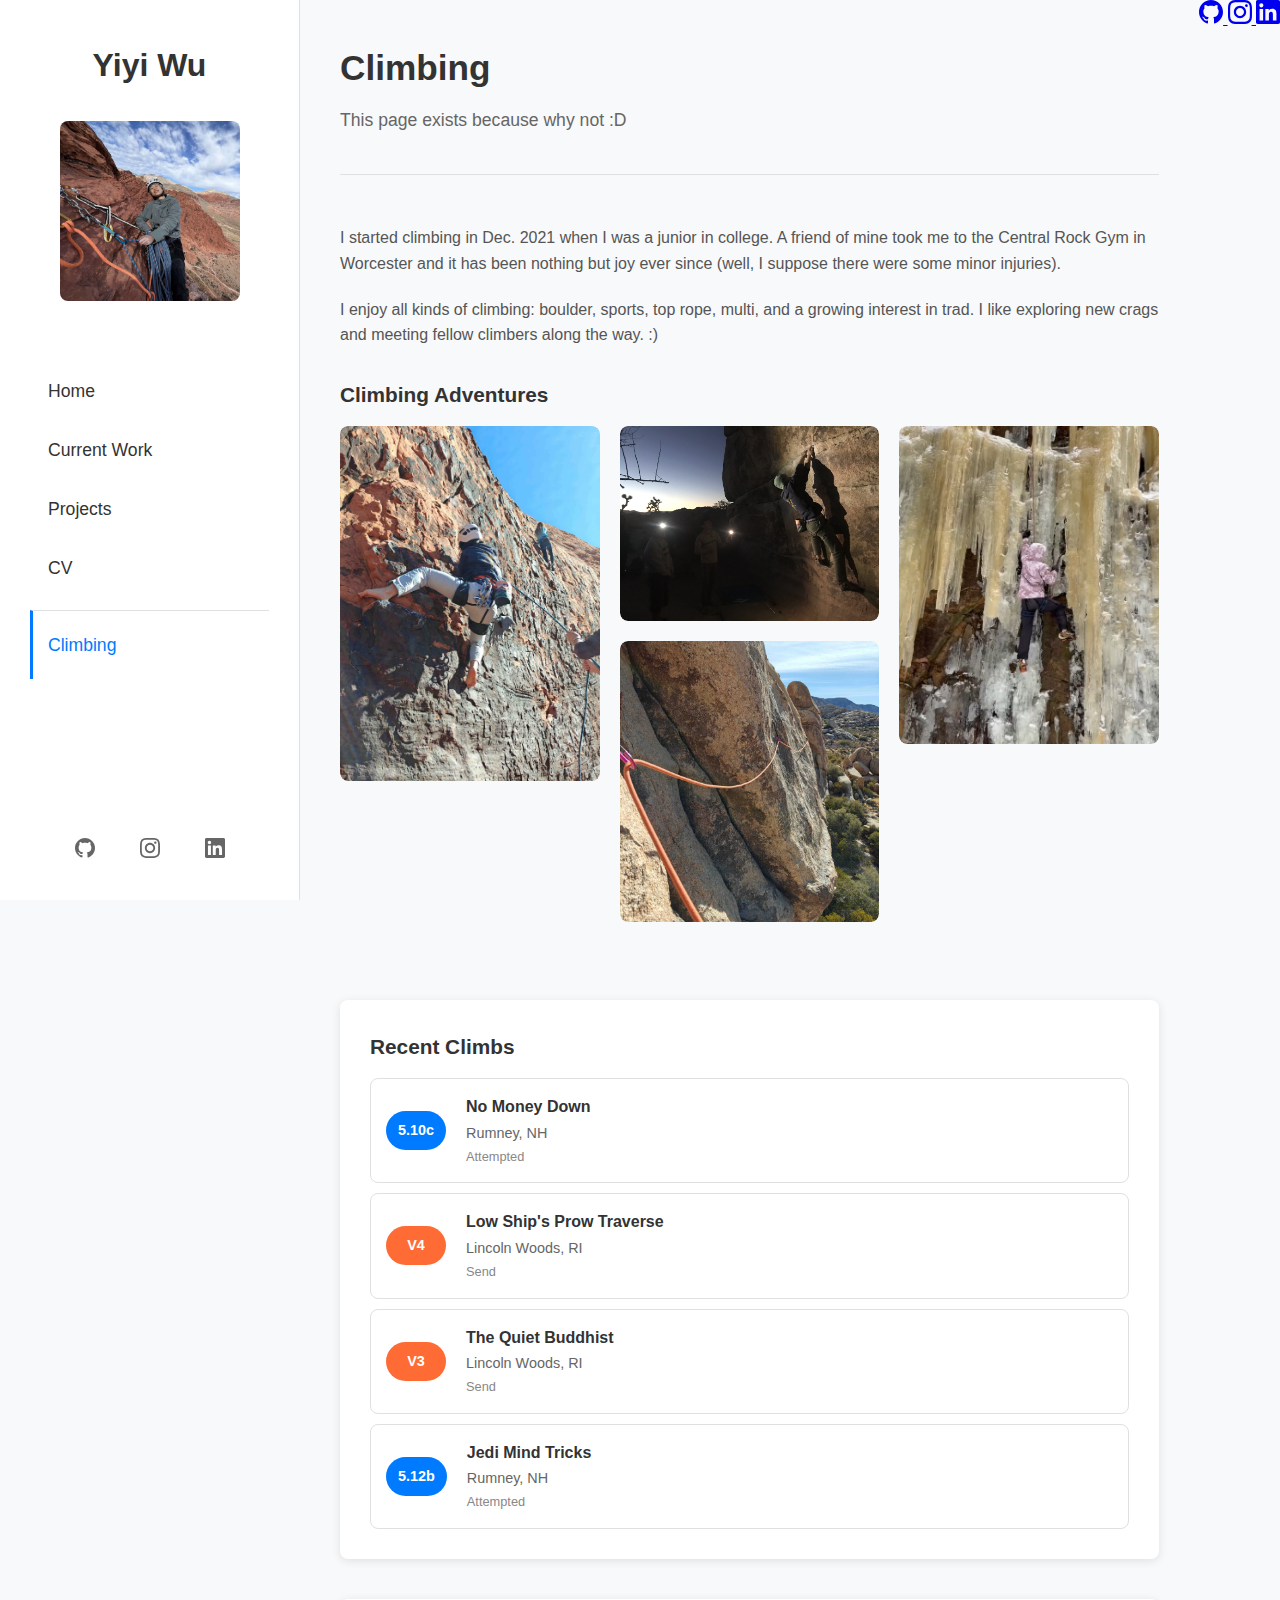
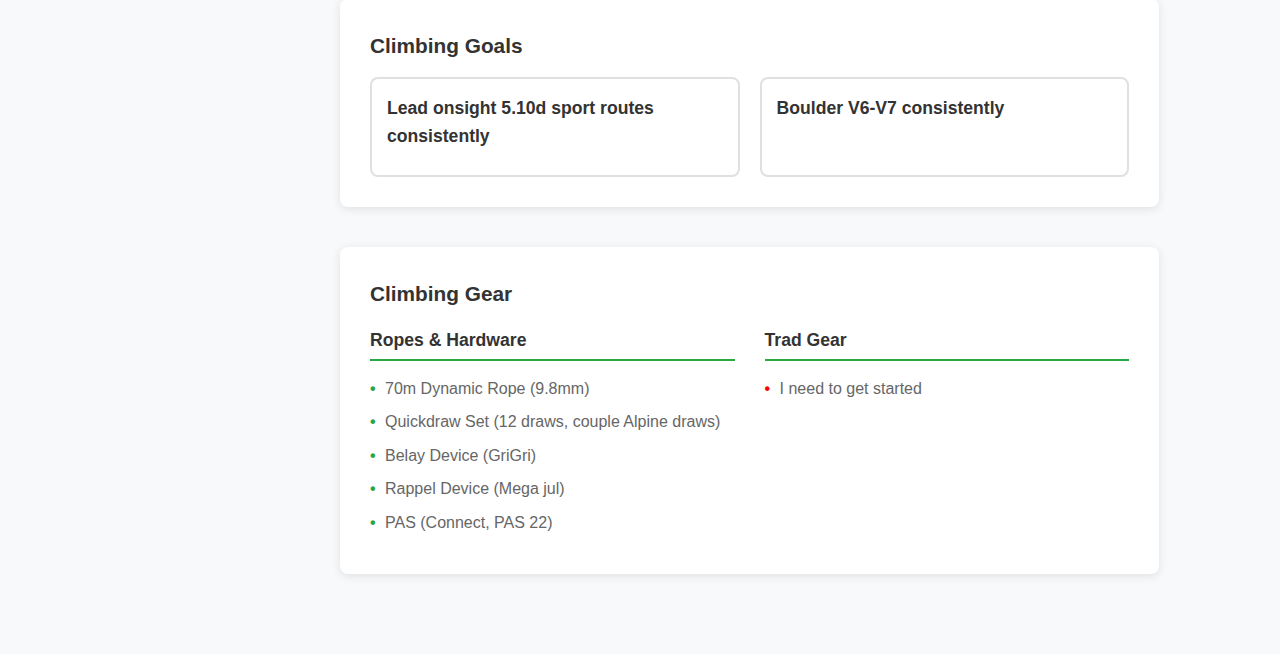
<file: pages/climbing.html>
<!DOCTYPE html>
<html lang="en">
<head>
    <meta charset="UTF-8">
    <meta name="viewport" content="width=device-width, initial-scale=1.0">
    <title>Yiyi Wu - Climbing</title>
    <link rel="stylesheet" href="../css/main.css">
    <link rel="stylesheet" href="../css/climbing.css">
</head>
<body>
    <div class="container">
        <aside class="sidebar">
            <div class="profile-section">
                <h1 class="name">Yiyi Wu</h1>
                <img src="../images/climbing/climbing1_crop.jpg" alt="Yiyi Wu" class="profile-photo">
            </div>
            
            <nav class="sidebar-nav">
                <ul>
                    <li><a href="../index.html">Home</a></li>
                    <li><a href="current-work.html">Current Work</a></li>
                    <li><a href="projects.html">Projects</a></li>
                    <li><a href="resume.html">CV</a></li>
                    <li><a href="climbing.html" class="active nav-climbing">Climbing</a></li>
                </ul>
            </nav>

            <div class="social-links">
                <a href="https://github.com/wyy-47" target="_blank" rel="noopener noreferrer" class="social-link">
                    <svg width="24" height="24" viewBox="0 0 24 24" fill="currentColor">
                        <path d="M12 0c-6.626 0-12 5.373-12 12 0 5.302 3.438 9.8 8.207 11.387.599.111.793-.261.793-.577v-2.234c-3.338.726-4.033-1.416-4.033-1.416-.546-1.387-1.333-1.756-1.333-1.756-1.089-.745.083-.729.083-.729 1.205.084 1.839 1.237 1.839 1.237 1.07 1.834 2.807 1.304 3.492.997.107-.775.418-1.305.762-1.604-2.665-.305-5.467-1.334-5.467-5.931 0-1.311.469-2.381 1.236-3.221-.124-.303-.535-1.524.117-3.176 0 0 1.008-.322 3.301 1.23.957-.266 1.983-.399 3.003-.404 1.02.005 2.047.138 3.006.404 2.291-1.552 3.297-1.23 3.297-1.23.653 1.653.242 2.874.118 3.176.77.84 1.235 1.911 1.235 3.221 0 4.609-2.807 5.624-5.479 5.921.43.372.823 1.102.823 2.222v3.293c0 .319.192.694.801.576 4.765-1.589 8.199-6.086 8.199-11.386 0-6.627-5.373-12-12-12z"/>
                    </svg>
                </a>
                <a href="https://instagram.com/yiyi_47" target="_blank" rel="noopener noreferrer" class="social-link">
                    <svg width="24" height="24" viewBox="0 0 24 24" fill="currentColor">
                        <path d="M12 2.163c3.204 0 3.584.012 4.85.07 3.252.148 4.771 1.691 4.919 4.919.058 1.265.069 1.645.069 4.849 0 3.205-.012 3.584-.069 4.849-.149 3.225-1.664 4.771-4.919 4.919-1.266.058-1.644.07-4.85.07-3.204 0-3.584-.012-4.849-.07-3.26-.149-4.771-1.699-4.919-4.92-.058-1.265-.07-1.644-.07-4.849 0-3.204.013-3.583.07-4.849.149-3.227 1.664-4.771 4.919-4.919 1.266-.057 1.645-.069 4.849-.069zm0-2.163c-3.259 0-3.667.014-4.947.072-4.358.2-6.78 2.618-6.98 6.98-.059 1.281-.073 1.689-.073 4.948 0 3.259.014 3.668.072 4.948.2 4.358 2.618 6.78 6.98 6.98 1.281.058 1.689.072 4.948.072 3.259 0 3.668-.014 4.948-.072 4.354-.2 6.782-2.618 6.979-6.98.059-1.28.073-1.689.073-4.948 0-3.259-.014-3.667-.072-4.947-.196-4.354-2.617-6.78-6.979-6.98-1.281-.059-1.69-.073-4.949-.073zm0 5.838c-3.403 0-6.162 2.759-6.162 6.162s2.759 6.163 6.162 6.163 6.162-2.759 6.162-6.163c0-3.403-2.759-6.162-6.162-6.162zm0 10.162c-2.209 0-4-1.79-4-4 0-2.209 1.791-4 4-4s4 1.791 4 4c0 2.21-1.791 4-4 4zm6.406-11.845c-.796 0-1.441.645-1.441 1.44s.645 1.44 1.441 1.44c.795 0 1.439-.645 1.439-1.44s-.644-1.44-1.439-1.44z"/>
                    </svg>
                </a>
                <a href="https://www.linkedin.com/in/yiyi-wu-374027234/" target="_blank" rel="noopener noreferrer" class="social-link">
                    <svg width="24" height="24" viewBox="0 0 24 24" fill="currentColor">
                        <path d="M20.447 20.452h-3.554v-5.569c0-1.328-.027-3.037-1.852-3.037-1.853 0-2.136 1.445-2.136 2.939v5.667H9.351V9h3.414v1.561h.046c.477-.9 1.637-1.85 3.37-1.85 3.601 0 4.267 2.37 4.267 5.455v6.286zM5.337 7.433c-1.144 0-2.063-.926-2.063-2.065 0-1.138.92-2.063 2.063-2.063 1.14 0 2.064.925 2.064 2.063 0 1.139-.925 2.065-2.064 2.065zm1.782 13.019H3.555V9h3.564v11.452zM22.225 0H1.771C.792 0 0 .774 0 1.729v20.542C0 23.227.792 24 1.771 24h20.451C23.2 24 24 23.227 24 22.271V1.729C24 .774 23.2 0 22.222 0h.003z"/>
                    </svg>
                </a>
            </div>
        </aside>

        <main class="main-content">
            <div class="content-area">
                <section class="page-header">
                    <h2>Climbing</h2>
                    <p>This page exists because why not :D</p>
                </section>

                <!-- Climbing Statistics -->
                <!-- <section class="climbing-stats">
                    <div class="stat-card">
                        <span class="stat-number">?</span>
                        <span class="stat-label">Routes Completed</span>
                    </div>
                    <div class="stat-card">
                        <span class="stat-number">5.11b</span>
                        <span class="stat-label">Max Sport Grade</span>
                    </div>
                    <div class="stat-card">
                        <span class="stat-number">V7</span>
                        <span class="stat-label">Max Boulder Grade</span>
                    </div>
                    <div class="stat-card">
                        <span class="stat-number">?</span>
                        <span class="stat-label">Areas Visited</span>
                    </div>
                </section> -->

                <!-- Climbing Introduction -->
                <section class="climbing-intro">
                    <!-- <h3>About My Climbing Journey</h3> -->
                    <p>I started climbing in Dec. 2021 when I was a junior in college. A friend of mine took me to the Central Rock Gym in Worcester and it has been nothing but joy ever since (well, I suppose there were some minor injuries).</p>

                    <p>I enjoy all kinds of climbing: boulder, sports, top rope, multi, and a growing interest in trad. I like exploring new crags and meeting fellow climbers along the way. :)</p>

                <!-- Photo Gallery -->
                <section class="climbing-gallery">
                    <h3>Climbing Adventures</h3>
                    <div class="gallery-grid">
                        <div class="gallery-item">
                            <img src="../images/climbing/climbing-4.jpg" alt="Sport climbing" class="gallery-image">
                            <div class="gallery-overlay">
                                <div class="gallery-title">Red Rocks, Nevada Sports</div>
                                <div class="gallery-description">Warming up bare foot at the Gallery</div>
                            </div>
                        </div>
                        <div class="gallery-item">
                            <img src="../images/climbing/climbing-3.jpeg" alt="Bouldering session" class="gallery-image">
                            <div class="gallery-overlay">
                                <div class="gallery-title">J-tree Bouldering</div>
                                <div class="gallery-description">The classic 80' long v3 Gunsmoke</div>
                            </div>
                        </div>
                        <div class="gallery-item">
                            <img src="../images/climbing/climbing-5.jpeg" alt="Multi-pitch" class="gallery-image">
                            <div class="gallery-overlay">
                                <div class="gallery-title">J-tree Traverse Multi-pitch</div>
                                <div class="gallery-description">Graded 5.6, but super scary as it's mostly traverse and slaaaab</div>
                            </div>
                        </div>
                        <div class="gallery-item">
                            <img src="../images/climbing/climbing-6.png" alt="Ice climbing" class="gallery-image">
                            <div class="gallery-overlay">
                                <div class="gallery-title">Lincoln, NH Ice Climbing</div>
                                <div class="gallery-description">Tried it once, and probably won't do it again burrrr</div>
                            </div>
                        </div>
                    </div>
                </section>

                <!-- Recent Climbs -->
                <section class="recent-climbs">
                    <h3>Recent Climbs</h3>
                    <div class="climbs-list">
                        <div class="climb-item">
                            <div class="climb-grade sport">5.10c</div>
                            <div class="climb-info">
                                <div class="climb-name">No Money Down</div>
                                <div class="climb-location">Rumney, NH</div>
                                <div class="climb-date">Attempted</div>
                            </div>
                        </div>
                        <div class="climb-item">
                            <div class="climb-grade boulder">V4</div>
                            <div class="climb-info">
                                <div class="climb-name">Low Ship's Prow Traverse</div>
                                <div class="climb-location">Lincoln Woods, RI</div>
                                <div class="climb-date">Send</div>
                            </div>
                        </div>
                        <div class="climb-item">
                            <div class="climb-grade boulder">V3</div>
                            <div class="climb-info">
                                <div class="climb-name">The Quiet Buddhist</div>
                                <div class="climb-location">Lincoln Woods, RI</div>
                                <div class="climb-date">Send</div>
                            </div>
                        </div>
                        <div class="climb-item">
                            <div class="climb-grade sport">5.12b</div>
                            <div class="climb-info">
                                <div class="climb-name">Jedi Mind Tricks</div>
                                <div class="climb-location">Rumney, NH</div>
                                <div class="climb-date">Attempted</div>
                            </div>
                        </div>
                    </div>
                </section>

                <!-- Climbing Goals -->
                <section class="climbing-goals">
                    <h3>Climbing Goals</h3>
                    <div class="goals-list">
                        <div class="goal-item">
                            <div class="goal-title">
                                Lead onsight 5.10d sport routes consistently
                            </div>
                        </div>
                        <div class="goal-item">
                            <div class="goal-title">
                                Boulder V6-V7 consistently
                            </div>
                        </div>
                    </div>
                </section>

                <!-- Gear Section -->
                <section class="climbing-gear">
                    <h3>Climbing Gear</h3>
                    <div class="gear-categories">
                        <div class="gear-category">
                            <h4>Ropes & Hardware</h4>
                            <ul class="gear-list">
                                <li>70m Dynamic Rope (9.8mm)</li>
                                <li>Quickdraw Set (12 draws, couple Alpine draws)</li>
                                <li>Belay Device (GriGri)</li>
                                <li>Rappel Device (Mega jul)</li>
                                <li>PAS (Connect, PAS 22)</li>
                            </ul>
                        </div>
                        <div class="gear-category">
                            <h4>Trad Gear</h4>
                            <ul class="gear-list red-bullets">
                                <li>I need to get started</li>
                            </ul>
                        </div>
                    </div>
                </section>
            </div>
        </main>

        <!-- Mobile Social Footer -->
        <footer class="mobile-social-footer-home">
            <div class="social-links-home">
                <a href="https://github.com/wyy-47" target="_blank" rel="noopener noreferrer" class="social-link-home">
                    <svg width="24" height="24" viewBox="0 0 24 24" fill="currentColor">
                        <path d="M12 0c-6.626 0-12 5.373-12 12 0 5.302 3.438 9.8 8.207 11.387.599.111.793-.261.793-.577v-2.234c-3.338.726-4.033-1.416-4.033-1.416-.546-1.387-1.333-1.756-1.333-1.756-1.089-.745.083-.729.083-.729 1.205.084 1.839 1.237 1.839 1.237 1.07 1.834 2.807 1.304 3.492.997.107-.775.418-1.305.762-1.604-2.665-.305-5.467-1.334-5.467-5.931 0-1.311.469-2.381 1.236-3.221-.124-.303-.535-1.524.117-3.176 0 0 1.008-.322 3.301 1.23.957-.266 1.983-.399 3.003-.404 1.02.005 2.047.138 3.006.404 2.291-1.552 3.297-1.23 3.297-1.23.653 1.653.242 2.874.118 3.176.77.84 1.235 1.911 1.235 3.221 0 4.609-2.807 5.624-5.479 5.921.43.372.823 1.102.823 2.222v3.293c0 .319.192.694.801.576 4.765-1.589 8.199-6.086 8.199-11.386 0-6.627-5.373-12-12-12z"/>
                    </svg>
                </a>
                <a href="https://instagram.com/yiyi_47" target="_blank" rel="noopener noreferrer" class="social-link-home">
                    <svg width="24" height="24" viewBox="0 0 24 24" fill="currentColor">
                        <path d="M12 2.163c3.204 0 3.584.012 4.85.07 3.252.148 4.771 1.691 4.919 4.919.058 1.265.069 1.645.069 4.849 0 3.205-.012 3.584-.069 4.849-.149 3.225-1.664 4.771-4.919 4.919-1.266.058-1.644.07-4.85.07-3.204 0-3.584-.012-4.849-.07-3.26-.149-4.771-1.699-4.919-4.92-.058-1.265-.07-1.644-.07-4.849 0-3.204.013-3.583.07-4.849.149-3.227 1.664-4.771 4.919-4.919 1.266-.057 1.645-.069 4.849-.069zm0-2.163c-3.259 0-3.667.014-4.947.072-4.358.2-6.78 2.618-6.98 6.98-.059 1.281-.073 1.689-.073 4.948 0 3.259.014 3.668.072 4.948.2 4.358 2.618 6.78 6.98 6.98 1.281.058 1.689.072 4.948.072 3.259 0 3.668-.014 4.948-.072 4.354-.2 6.782-2.618 6.979-6.98.059-1.28.073-1.689.073-4.948 0-3.259-.014-3.667-.072-4.947-.196-4.354-2.617-6.78-6.979-6.98-1.281-.059-1.69-.073-4.949-.073zm0 5.838c-3.403 0-6.162 2.759-6.162 6.162s2.759 6.163 6.162 6.163 6.162-2.759 6.162-6.163c0-3.403-2.759-6.162-6.162-6.162zm0 10.162c-2.209 0-4-1.79-4-4 0-2.209 1.791-4 4-4s4 1.791 4 4c0 2.21-1.791 4-4 4zm6.406-11.845c-.796 0-1.441.645-1.441 1.44s.645 1.44 1.441 1.44c.795 0 1.439-.645 1.439-1.40s-.644-1.44-1.439-1.44z"/>
                    </svg>
                </a>
                <a href="https://www.linkedin.com/in/yiyi-wu-374027234/" target="_blank" rel="noopener noreferrer" class="social-link-home">
                    <svg width="24" height="24" viewBox="0 0 24 24" fill="currentColor">
                        <path d="M20.447 20.452h-3.554v-5.569c0-1.328-.027-3.037-1.852-3.037-1.853 0-2.136 1.445-2.136 2.939v5.667H9.351V9h3.414v1.561h.046c.477-.9 1.637-1.85 3.37-1.85 3.601 0 4.267 2.37 4.267 5.455v6.286zM5.337 7.433c-1.144 0-2.063-.926-2.063-2.065 0-1.138.92-2.063 2.063-2.063 1.14 0 2.064.925 2.064 2.063 0 1.139-.925 2.065-2.064 2.065zm1.782 13.019H3.555V9h3.564v11.452zM22.225 0H1.771C.792 0 0 .774 0 1.729v20.542C0 23.227.792 24 1.771 24h20.451C23.2 24 24 23.227 24 22.271V1.729C24 .774 23.2 0 22.222 0h.003z"/>
                    </svg>
                </a>
            </div>
        </footer>
    </div>
</body>
</html>
</file>
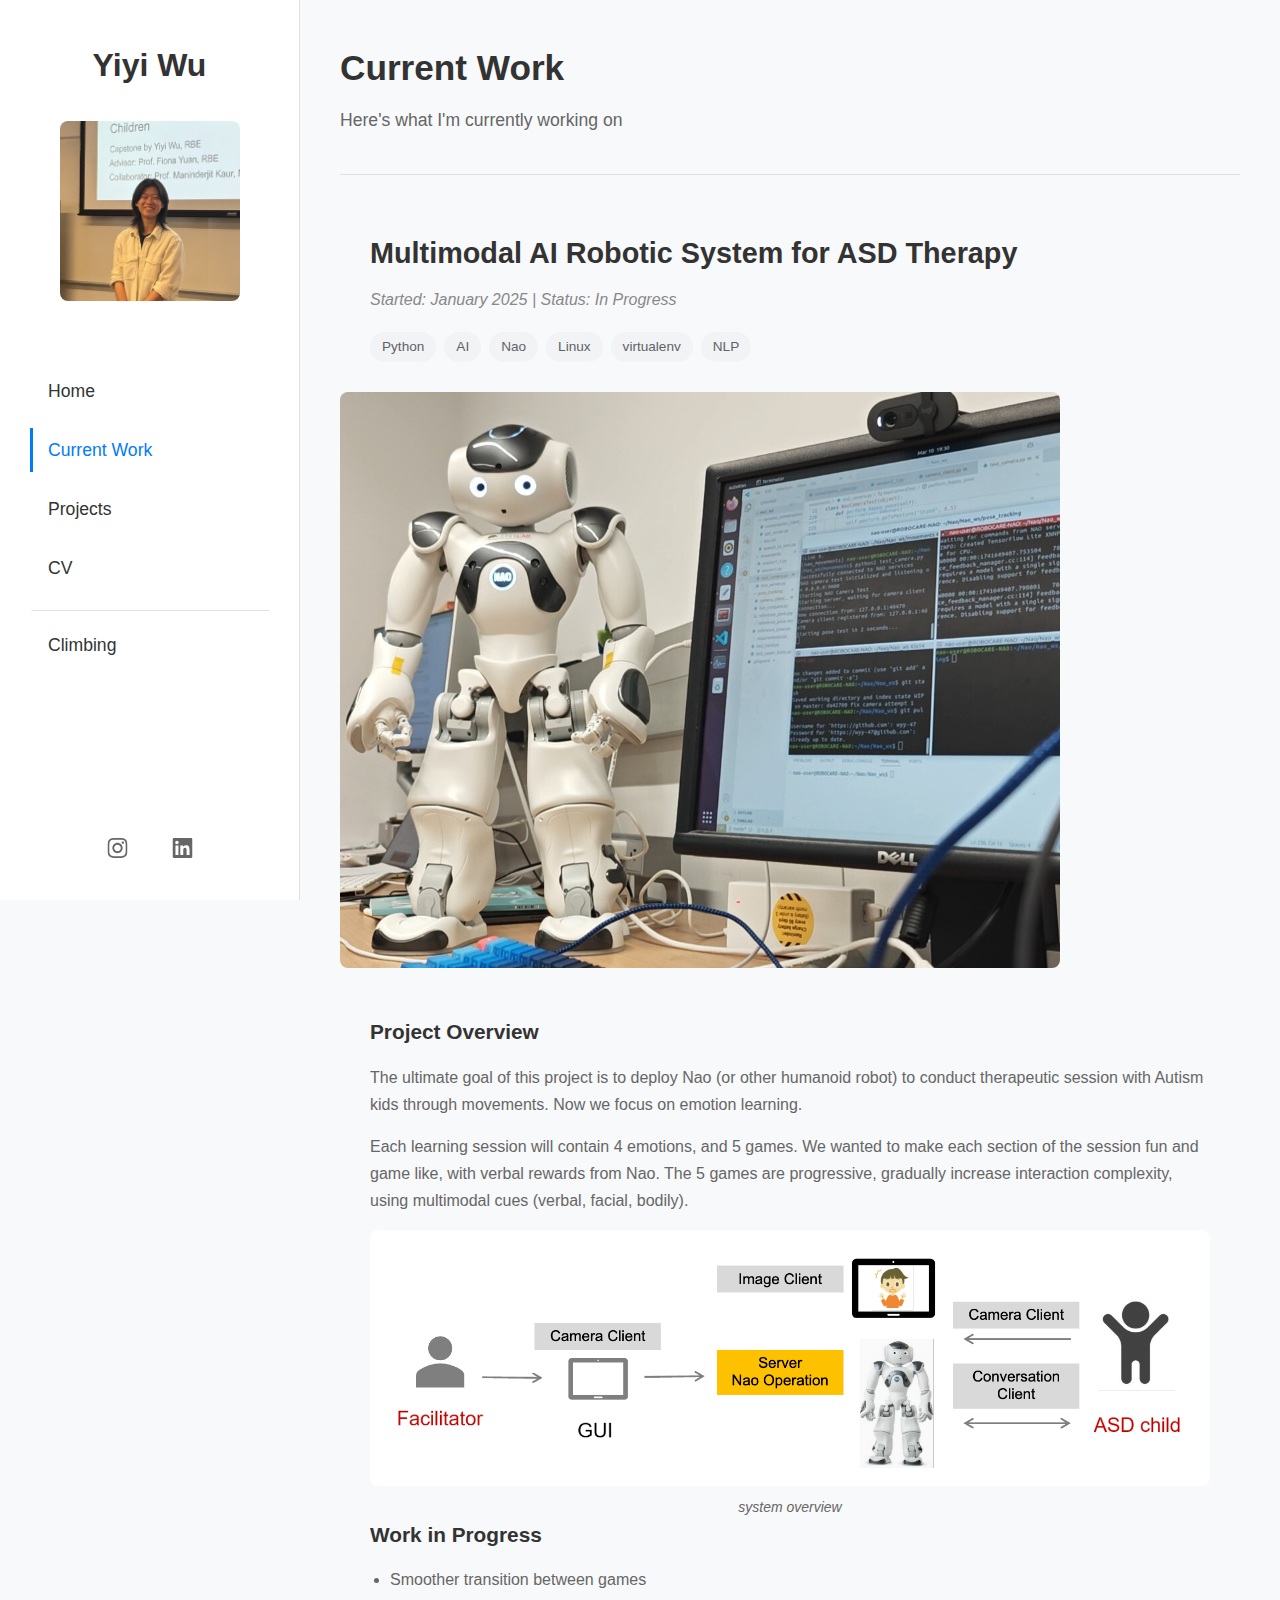
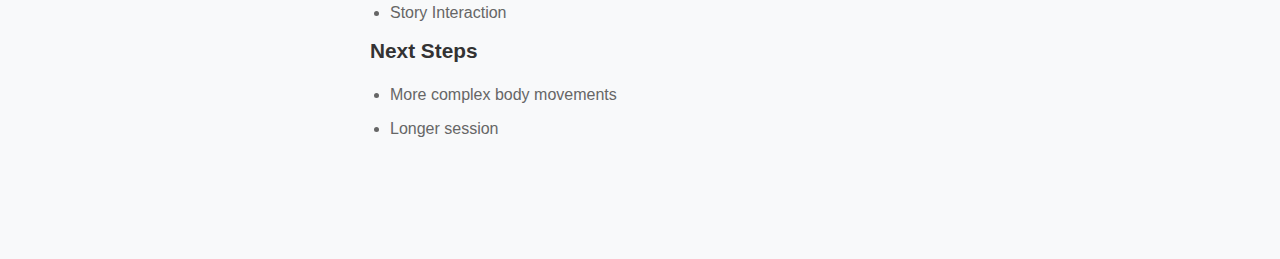
<file: pages/current.html>
<!DOCTYPE html>
<html lang="en">
<head>
    <meta charset="UTF-8">
    <meta name="viewport" content="width=device-width, initial-scale=1.0">
    <title>Yiyi Wu - Current Work</title>
    <link rel="stylesheet" href="../css/main.css">
</head>
<body>
    <div class="container">
        <aside class="sidebar">
            <div class="profile-section">
                <h1 class="name">Yiyi Wu</h1>
                <img src="../images/profile.jpg" alt="Yiyi Wu" class="profile-photo">
            </div>
            
            <nav class="sidebar-nav">
                <ul>
                    <li><a href="../index.html">Home</a></li>
                    <li><a href="current.html" class="active">Current Work</a></li>
                    <li><a href="projects.html">Projects</a></li>
                    <li><a href="resume.html">CV</a></li>
                    <li><a href="climbing.html" class="nav-climbing">Climbing</a></li>
                </ul>
            </nav>

            <div class="social-links">
                <a href="https://instagram.com/yiyi_47" target="_blank" rel="noopener noreferrer" class="social-link">
                    <svg width="24" height="24" viewBox="0 0 24 24" fill="currentColor">
                        <path d="M12 2.163c3.204 0 3.584.012 4.85.07 3.252.148 4.771 1.691 4.919 4.919.058 1.265.069 1.645.069 4.849 0 3.205-.012 3.584-.069 4.849-.149 3.225-1.664 4.771-4.919 4.919-1.266.058-1.644.07-4.85.07-3.204 0-3.584-.012-4.849-.07-3.26-.149-4.771-1.699-4.919-4.92-.058-1.265-.07-1.644-.07-4.849 0-3.204.013-3.583.07-4.849.149-3.227 1.664-4.771 4.919-4.919 1.266-.057 1.645-.069 4.849-.069zm0-2.163c-3.259 0-3.667.014-4.947.072-4.358.2-6.78 2.618-6.98 6.98-.059 1.281-.073 1.689-.073 4.948 0 3.259.014 3.668.072 4.948.2 4.358 2.618 6.78 6.98 6.98 1.281.058 1.689.072 4.948.072 3.259 0 3.668-.014 4.948-.072 4.354-.2 6.782-2.618 6.979-6.98.059-1.28.073-1.689.073-4.948 0-3.259-.014-3.667-.072-4.947-.196-4.354-2.617-6.78-6.979-6.98-1.281-.059-1.69-.073-4.949-.073zm0 5.838c-3.403 0-6.162 2.759-6.162 6.162s2.759 6.163 6.162 6.163 6.162-2.759 6.162-6.163c0-3.403-2.759-6.162-6.162-6.162zm0 10.162c-2.209 0-4-1.79-4-4 0-2.209 1.791-4 4-4s4 1.791 4 4c0 2.21-1.791 4-4 4zm6.406-11.845c-.796 0-1.441.645-1.441 1.44s.645 1.44 1.441 1.44c.795 0 1.439-.645 1.439-1.44s-.644-1.44-1.439-1.44z"/>
                    </svg>
                </a>
                <a href="https://www.linkedin.com/in/yiyi-wu-374027234/" target="_blank" rel="noopener noreferrer" class="social-link">
                    <svg width="24" height="24" viewBox="0 0 24 24" fill="currentColor">
                        <path d="M20.447 20.452h-3.554v-5.569c0-1.328-.027-3.037-1.852-3.037-1.853 0-2.136 1.445-2.136 2.939v5.667H9.351V9h3.414v1.561h.046c.477-.9 1.637-1.85 3.37-1.85 3.601 0 4.267 2.37 4.267 5.455v6.286zM5.337 7.433c-1.144 0-2.063-.926-2.063-2.065 0-1.138.92-2.063 2.063-2.063 1.14 0 2.064.925 2.064 2.063 0 1.139-.925 2.065-2.064 2.065zm1.782 13.019H3.555V9h3.564v11.452zM22.225 0H1.771C.792 0 0 .774 0 1.729v20.542C0 23.227.792 24 1.771 24h20.451C23.2 24 24 23.227 24 22.271V1.729C24 .774 23.2 0 22.222 0h.003z"/>
                    </svg>
                </a>
            </div>
        </aside>

        <main class="main-content">
            <div class="content-area">
                <section class="page-header">
                    <h2>Current Work</h2>
                    <p>Here's what I'm currently working on</p>
                </section>

                <section class="current-work">
                    <div class="current-project">
                        <div class="project-header">
                            <h3>Multimodal AI Robotic System for ASD Therapy</h3>
                            <p class="project-status">Started: January 2025 | Status: In Progress</p>
                            <div class="tech-stack">
                                <span class="tech-tag">Python</span>
                                <span class="tech-tag">AI</span>
                                <span class="tech-tag">Nao</span>
                                <span class="tech-tag">Linux</span>
                                <span class="tech-tag">virtualenv</span>
                                <span class="tech-tag">NLP</span>
                            </div>
                        </div>
                        
                        <div class="project-images">
                            <img src="../images/nao-2.jpg" alt="Project image 1" class="main-image">
                        </div>

                        <div class="project-details">
                            <div class="project-description">
                                <h4>Project Overview</h4>
                                <p>The ultimate goal of this project is to deploy Nao (or other humanoid robot) to conduct therapeutic session with Autism kids through movements. Now we focus on emotion learning. </p>
                                <p>Each learning session will contain 4 emotions, and 5 games. We wanted to make each section of the session fun and game like, with verbal rewards from Nao. 
                                    The 5 games are progressive, gradually increase interaction complexity, using multimodal cues (verbal, facial, bodily). </p>
                            </div>

                            <figure class="inline-figure">
                                <img src="../images/nao-sys.png" alt="system overview" class="inline-image">
                                <figcaption class="figure-caption">system overview</figcaption>
                            </figure>

                            <!-- <img src="../images/nao-sys.png" alt="Project image 2" class="inline-image"> -->

                            <div class="project-goals">
                                <h4>Work in Progress</h4>
                                <ul>
                                    <li>Smoother transition between games</li>
                                    <li>Story Interaction</li>
                                </ul>
                            </div>

                            <div class="project-goals">
                                <h4>Next Steps</h4>
                                <ul>
                                    <li>More complex body movements</li>
                                    <li>Longer session</li>
                                </ul>
                            </div>

                            <!-- <div class="project-links">
                                <a href="#" class="btn">View Demo</a>
                                <a href="#" class="btn btn-secondary">View Code</a>
                            </div> -->
                        </div>
                    </div>
                </section>
            </div>
        </main>

        <!-- Mobile footer -->
        <footer class="mobile-social-footer">
            <a href="https://instagram.com/yiyi_47" target="_blank" rel="noopener noreferrer" class="social-link">
                <svg width="24" height="24" viewBox="0 0 24 24" fill="currentColor">
                    <path d="M12 2.163c3.204 0 3.584.012 4.85.07 3.252.148 4.771 1.691 4.919 4.919.058 1.265.069 1.645.069 4.849 0 3.205-.012 3.584-.069 4.849-.149 3.225-1.664 4.771-4.919 4.919-1.266.058-1.644.07-4.85.07-3.204 0-3.584-.012-4.849-.07-3.26-.149-4.771-1.699-4.919-4.92-.058-1.265-.07-1.644-.07-4.849 0-3.204.013-3.583.07-4.849.149-3.227 1.664-4.771 4.919-4.919 1.266-.057 1.645-.069 4.849-.069zm0-2.163c-3.259 0-3.667.014-4.947.072-4.358.2-6.78 2.618-6.98 6.98-.059 1.281-.073 1.689-.073 4.948 0 3.259.014 3.668.072 4.948.2 4.358 2.618 6.78 6.98 6.98 1.281.058 1.689.072 4.948.072 3.259 0 3.668-.014 4.948-.072 4.354-.2 6.782-2.618 6.979-6.98.059-1.28.073-1.689.073-4.948 0-3.259-.014-3.667-.072-4.947-.196-4.354-2.617-6.78-6.979-6.98-1.281-.059-1.69-.073-4.949-.073zm0 5.838c-3.403 0-6.162 2.759-6.162 6.162s2.759 6.163 6.162 6.163 6.162-2.759 6.162-6.163c0-3.403-2.759-6.162-6.162-6.162zm0 10.162c-2.209 0-4-1.79-4-4 0-2.209 1.791-4 4-4s4 1.791 4 4c0 2.21-1.791 4-4 4zm6.406-11.845c-.796 0-1.441.645-1.441 1.44s.645 1.44 1.441 1.44c.795 0 1.439-.645 1.439-1.40s-.644-1.44-1.439-1.44z"/>
                </svg>
            </a>
            <a href="https://www.linkedin.com/in/yiyi-wu-374027234/" target="_blank" rel="noopener noreferrer" class="social-link">
                <svg width="24" height="24" viewBox="0 0 24 24" fill="currentColor">
                    <path d="M20.447 20.452h-3.554v-5.569c0-1.328-.027-3.037-1.852-3.037-1.853 0-2.136 1.445-2.136 2.939v5.667H9.351V9h3.414v1.561h.046c.477-.9 1.637-1.85 3.37-1.85 3.601 0 4.267 2.37 4.267 5.455v6.286zM5.337 7.433c-1.144 0-2.063-.926-2.063-2.065 0-1.138.92-2.063 2.063-2.063 1.14 0 2.064.925 2.064 2.063 0 1.139-.925 2.065-2.064 2.065zm1.782 13.019H3.555V9h3.564v11.452zM22.225 0H1.771C.792 0 0 .774 0 1.729v20.542C0 23.227.792 24 1.771 24h20.451C23.2 24 24 23.227 24 22.271V1.729C24 .774 23.2 0 22.222 0h.003z"/>
                </svg>
            </a>
        </footer>
    </div>
</body>
</html>
</file>
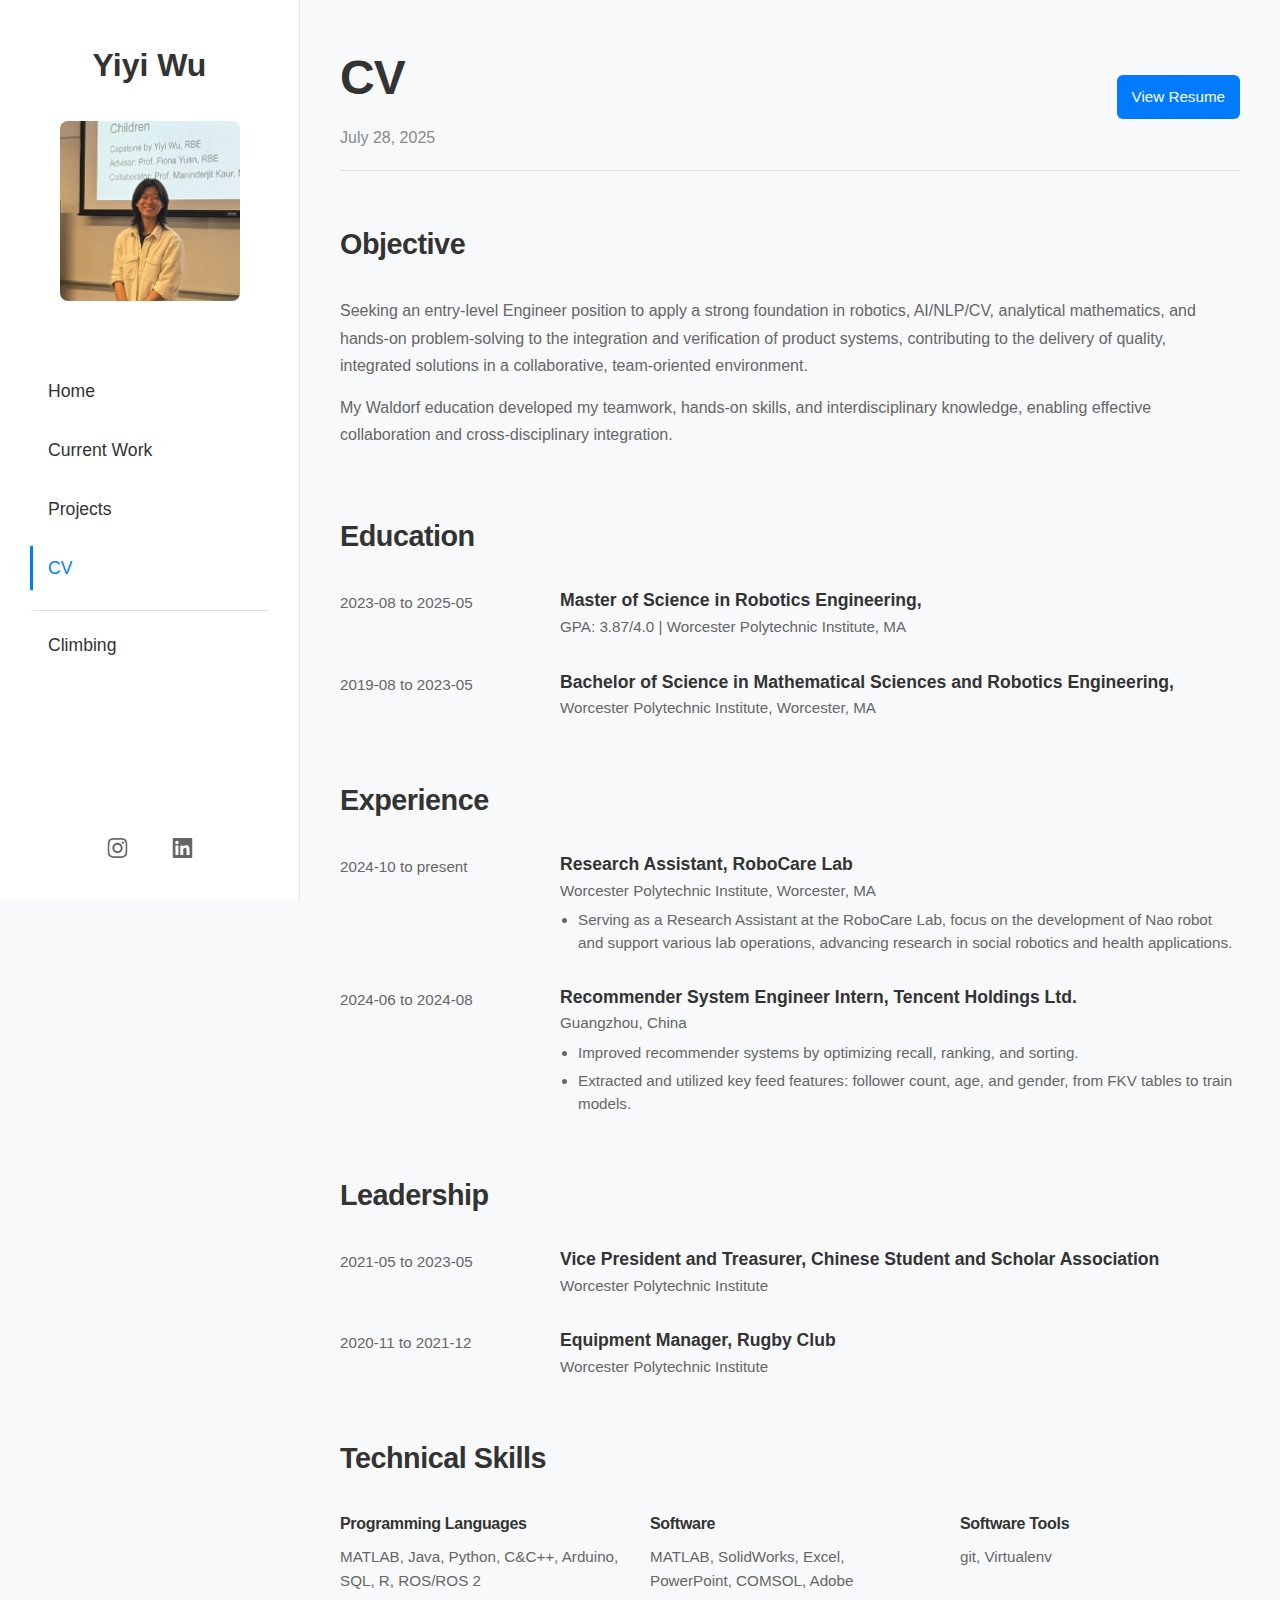
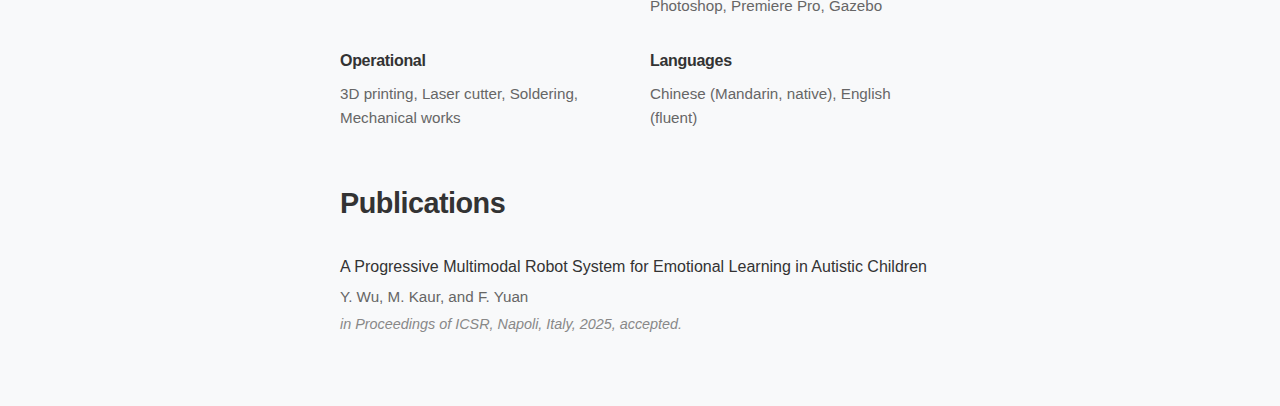
<file: pages/resume.html>
<!DOCTYPE html>
<html lang="en">
<head>
    <meta charset="UTF-8">
    <meta name="viewport" content="width=device-width, initial-scale=1.0">
    <title>Yiyi Wu - CV</title>
    <link rel="stylesheet" href="../css/main.css">
    <link rel="stylesheet" href="../css/resume.css">
</head>
<body>
    <div class="container">
        <aside class="sidebar">
            <div class="profile-section">
                <h1 class="name">Yiyi Wu</h1>
                <img src="../images/profile.jpg" alt="Yiyi Wu" class="profile-photo">
            </div>
            
            <nav class="sidebar-nav">
                <ul>
                    <li><a href="../index.html">Home</a></li>
                    <li><a href="current.html">Current Work</a></li>
                    <li><a href="projects.html">Projects</a></li>
                    <li><a href="resume.html" class="active">CV</a></li>
                    <li><a href="climbing.html" class="nav-climbing">Climbing</a></li>
                </ul>
            </nav>

            <div class="social-links">
                <a href="https://instagram.com/yiyi_47" target="_blank" rel="noopener noreferrer" class="social-link">
                    <svg width="24" height="24" viewBox="0 0 24 24" fill="currentColor">
                        <path d="M12 2.163c3.204 0 3.584.012 4.85.07 3.252.148 4.771 1.691 4.919 4.919.058 1.265.069 1.645.069 4.849 0 3.205-.012 3.584-.069 4.849-.149 3.225-1.664 4.771-4.919 4.919-1.266.058-1.644.07-4.85.07-3.204 0-3.584-.012-4.849-.07-3.26-.149-4.771-1.699-4.919-4.92-.058-1.265-.07-1.644-.07-4.849 0-3.204.013-3.583.07-4.849.149-3.227 1.664-4.771 4.919-4.919 1.266-.057 1.645-.069 4.849-.069zm0-2.163c-3.259 0-3.667.014-4.947.072-4.358.2-6.78 2.618-6.98 6.98-.059 1.281-.073 1.689-.073 4.948 0 3.259.014 3.668.072 4.948.2 4.358 2.618 6.78 6.98 6.98 1.281.058 1.689.072 4.948.072 3.259 0 3.668-.014 4.948-.072 4.354-.2 6.782-2.618 6.979-6.98.059-1.28.073-1.689.073-4.948 0-3.259-.014-3.667-.072-4.947-.196-4.354-2.617-6.78-6.979-6.98-1.281-.059-1.69-.073-4.949-.073zm0 5.838c-3.403 0-6.162 2.759-6.162 6.162s2.759 6.163 6.162 6.163 6.162-2.759 6.162-6.163c0-3.403-2.759-6.162-6.162-6.162zm0 10.162c-2.209 0-4-1.79-4-4 0-2.209 1.791-4 4-4s4 1.791 4 4c0 2.21-1.791 4-4 4zm6.406-11.845c-.796 0-1.441.645-1.441 1.44s.645 1.44 1.441 1.44c.795 0 1.439-.645 1.439-1.44s-.644-1.44-1.439-1.44z"/>
                    </svg>
                </a>
                <a href="https://www.linkedin.com/in/yiyi-wu-374027234/" target="_blank" rel="noopener noreferrer" class="social-link">
                    <svg width="24" height="24" viewBox="0 0 24 24" fill="currentColor">
                        <path d="M20.447 20.452h-3.554v-5.569c0-1.328-.027-3.037-1.852-3.037-1.853 0-2.136 1.445-2.136 2.939v5.667H9.351V9h3.414v1.561h.046c.477-.9 1.637-1.85 3.37-1.85 3.601 0 4.267 2.37 4.267 5.455v6.286zM5.337 7.433c-1.144 0-2.063-.926-2.063-2.065 0-1.138.92-2.063 2.063-2.063 1.14 0 2.064.925 2.064 2.063 0 1.139-.925 2.065-2.064 2.065zm1.782 13.019H3.555V9h3.564v11.452zM22.225 0H1.771C.792 0 0 .774 0 1.729v20.542C0 23.227.792 24 1.771 24h20.451C23.2 24 24 23.227 24 22.271V1.729C24 .774 23.2 0 22.222 0h.003z"/>
                    </svg>
                </a>
            </div>
        </aside>

        <main class="main-content">
            <div class="content-area">
                <!-- CV Header -->
                <!-- <header class="cv-header">
                    <h1 class="cv-title">CV</h1>
                    <p class="cv-date">July 28, 2025</p>
                </header> -->
                <header class="cv-header">
                    <div class="cv-header-left">
                        <h1 class="cv-title">CV</h1>
                        <p class="cv-date">July 28, 2025</p>
                    </div>
                    <div class="cv-actions">
                        <a href="../documents/Yiyi_Wu_Resume.pdf" target="_blank" class="view-resume-btn">View Resume</a>
                    </div>
                </header>

                <!-- Objective Section -->
                <section class="cv-section">
                    <h2 class="section-title">Objective</h2>
                    <p class="objective-text">
                        Seeking an entry-level Engineer position to apply a strong foundation in robotics, AI/NLP/CV, analytical mathematics, and hands-on problem-solving to the integration and verification of product systems, contributing to the delivery of quality, integrated solutions in a collaborative, team-oriented environment.
                    </p>
                    <p class="objective-text">
                        My Waldorf education developed my teamwork, hands-on skills, and interdisciplinary knowledge, enabling effective collaboration and cross-disciplinary integration.
                    </p>
                </section>

                <!-- Education Section -->
                <section class="cv-section">
                    <h2 class="section-title">Education</h2>
                    
                    <div class="cv-item">
                        <div class="cv-date-range">2023-08 to 2025-05</div>
                        <div class="cv-content">
                            <div class="cv-title-line">Master of Science in Robotics Engineering,</div>
                            <div class="cv-subtitle">GPA: 3.87/4.0 | Worcester Polytechnic Institute, MA</div>
                        </div>
                    </div>

                    <div class="cv-item">
                        <div class="cv-date-range">2019-08 to 2023-05</div>
                        <div class="cv-content">
                            <div class="cv-title-line">Bachelor of Science in Mathematical Sciences and Robotics Engineering,</div>
                            <div class="cv-subtitle">Worcester Polytechnic Institute, Worcester, MA</div>
                            <!-- <div class="cv-description">
                                <strong>Relevant Coursework:</strong> Robot Dynamics Modeling, Robotic Arm with Real-time and Vision Based Control, AR adaptation of ultrasound guidance based on project mapping, Project Management
                            </div> -->
                        </div>
                    </div>
                </section>

                <!-- Experience Section -->
                <section class="cv-section">
                    <h2 class="section-title">Experience</h2>
                    
                    <div class="cv-item">
                        <div class="cv-date-range">2024-10 to present</div>
                        <div class="cv-content">
                            <div class="cv-title-line">Research Assistant, RoboCare Lab</div>
                            <div class="cv-subtitle">Worcester Polytechnic Institute, Worcester, MA</div>
                            <div class="cv-description">
                                <ul>
                                    <li>Serving as a Research Assistant at the RoboCare Lab, focus on the development of Nao robot and support various lab operations, advancing research in social robotics and health applications.</li>
                                </ul>
                            </div>
                        </div>
                    </div>

                    <div class="cv-item">
                        <div class="cv-date-range">2024-06 to 2024-08</div>
                        <div class="cv-content">
                            <div class="cv-title-line">Recommender System Engineer Intern, Tencent Holdings Ltd.</div>
                            <div class="cv-subtitle">Guangzhou, China</div>
                            <div class="cv-description">
                                <ul>
                                    <li>Improved recommender systems by optimizing recall, ranking, and sorting.</li>
                                    <li>Extracted and utilized key feed features: follower count, age, and gender, from FKV tables to train models.</li>
                                </ul>
                            </div>
                        </div>
                    </div>
                </section>

                <!-- Leadership Section -->
                <section class="cv-section">
                    <h2 class="section-title">Leadership</h2>
                    
                    <div class="cv-item">
                        <div class="cv-date-range">2021-05 to 2023-05</div>
                        <div class="cv-content">
                            <div class="cv-title-line">Vice President and Treasurer, Chinese Student and Scholar Association</div>
                            <div class="cv-subtitle">Worcester Polytechnic Institute</div>
                        </div>
                    </div>

                    <div class="cv-item">
                        <div class="cv-date-range">2020-11 to 2021-12</div>
                        <div class="cv-content">
                            <div class="cv-title-line">Equipment Manager, Rugby Club</div>
                            <div class="cv-subtitle">Worcester Polytechnic Institute</div>
                        </div>
                    </div>
                </section>

                <!-- Technical Skills Section -->
                <section class="cv-section">
                    <h2 class="section-title">Technical Skills</h2>
                    
                    <div class="skills-section">
                        <div class="skill-category">
                            <h4>Programming Languages</h4>
                            <div class="skill-list">MATLAB, Java, Python, C&C++, Arduino, SQL, R, ROS/ROS 2</div>
                        </div>
                        
                        <div class="skill-category">
                            <h4>Software</h4>
                            <div class="skill-list">MATLAB, SolidWorks, Excel, PowerPoint, COMSOL, Adobe Photoshop, Premiere Pro, Gazebo</div>
                        </div>

                        <div class="skill-category">
                            <h4>Software Tools</h4>
                            <div class="skill-list">git, Virtualenv</div>
                        </div>
                        
                        <div class="skill-category">
                            <h4>Operational</h4>
                            <div class="skill-list">3D printing, Laser cutter, Soldering, Mechanical works</div>
                        </div>
                        
                        <div class="skill-category">
                            <h4>Languages</h4>
                            <div class="skill-list">Chinese (Mandarin, native), English (fluent)</div>
                        </div>
                    </div>
                </section>

                <!-- Publications Section -->
                <section class="cv-section">
                    <h2 class="section-title">Publications</h2>
                    
                    <div class="publication-item">
                        <div class="publication-title">A Progressive Multimodal Robot System for Emotional Learning in Autistic Children</div>
                        <div class="publication-authors">Y. Wu, M. Kaur, and F. Yuan</div>
                        <div class="publication-venue">in Proceedings of ICSR, Napoli, Italy, 2025, accepted.</div>
                    </div>
                </section>

                <!-- Download Section -->
                <!-- <section class="download-section">
                    <a href="../documents/Yiyi_Wu_CV.pdf" class="download-btn" target="_blank">Download PDF CV</a>
                </section> -->
            </div>
        </main>

        <!-- Mobile Social Footer -->
        <footer class="mobile-social-footer">
            <a href="https://instagram.com/yiyi_47" target="_blank" rel="noopener noreferrer" class="social-link">
                <svg width="24" height="24" viewBox="0 0 24 24" fill="currentColor">
                    <path d="M12 2.163c3.204 0 3.584.012 4.85.07 3.252.148 4.771 1.691 4.919 4.919.058 1.265.069 1.645.069 4.849 0 3.205-.012 3.584-.069 4.849-.149 3.225-1.664 4.771-4.919 4.919-1.266.058-1.644.07-4.85.07-3.204 0-3.584-.012-4.849-.07-3.26-.149-4.771-1.699-4.919-4.92-.058-1.265-.07-1.644-.07-4.849 0-3.204.013-3.583.07-4.849.149-3.227 1.664-4.771 4.919-4.919 1.266-.057 1.645-.069 4.849-.069zm0-2.163c-3.259 0-3.667.014-4.947.072-4.358.2-6.78 2.618-6.98 6.98-.059 1.281-.073 1.689-.073 4.948 0 3.259.014 3.668.072 4.948.2 4.358 2.618 6.78 6.98 6.98 1.281.058 1.689.072 4.948.072 3.259 0 3.668-.014 4.948-.072 4.354-.2 6.782-2.618 6.979-6.98.059-1.28.073-1.689.073-4.948 0-3.259-.014-3.667-.072-4.947-.196-4.354-2.617-6.78-6.979-6.98-1.281-.059-1.69-.073-4.949-.073zm0 5.838c-3.403 0-6.162 2.759-6.162 6.162s2.759 6.163 6.162 6.163 6.162-2.759 6.162-6.163c0-3.403-2.759-6.162-6.162-6.162zm0 10.162c-2.209 0-4-1.79-4-4 0-2.209 1.791-4 4-4s4 1.791 4 4c0 2.21-1.791 4-4 4zm6.406-11.845c-.796 0-1.441.645-1.441 1.44s.645 1.44 1.441 1.44c.795 0 1.439-.645 1.439-1.40s-.644-1.44-1.439-1.44z"/>
                </svg>
            </a>
            <a href="https://www.linkedin.com/in/yiyi-wu-374027234/" target="_blank" rel="noopener noreferrer" class="social-link">
                <svg width="24" height="24" viewBox="0 0 24 24" fill="currentColor">
                    <path d="M20.447 20.452h-3.554v-5.569c0-1.328-.027-3.037-1.852-3.037-1.853 0-2.136 1.445-2.136 2.939v5.667H9.351V9h3.414v1.561h.046c.477-.9 1.637-1.85 3.37-1.85 3.601 0 4.267 2.37 4.267 5.455v6.286zM5.337 7.433c-1.144 0-2.063-.926-2.063-2.065 0-1.138.92-2.063 2.063-2.063 1.14 0 2.064.925 2.064 2.063 0 1.139-.925 2.065-2.064 2.065zm1.782 13.019H3.555V9h3.564v11.452zM22.225 0H1.771C.792 0 0 .774 0 1.729v20.542C0 23.227.792 24 1.771 24h20.451C23.2 24 24 23.227 24 22.271V1.729C24 .774 23.2 0 22.222 0h.003z"/>
                </svg>
            </a>
        </footer>
    </div>
</body>
</html>
</file>
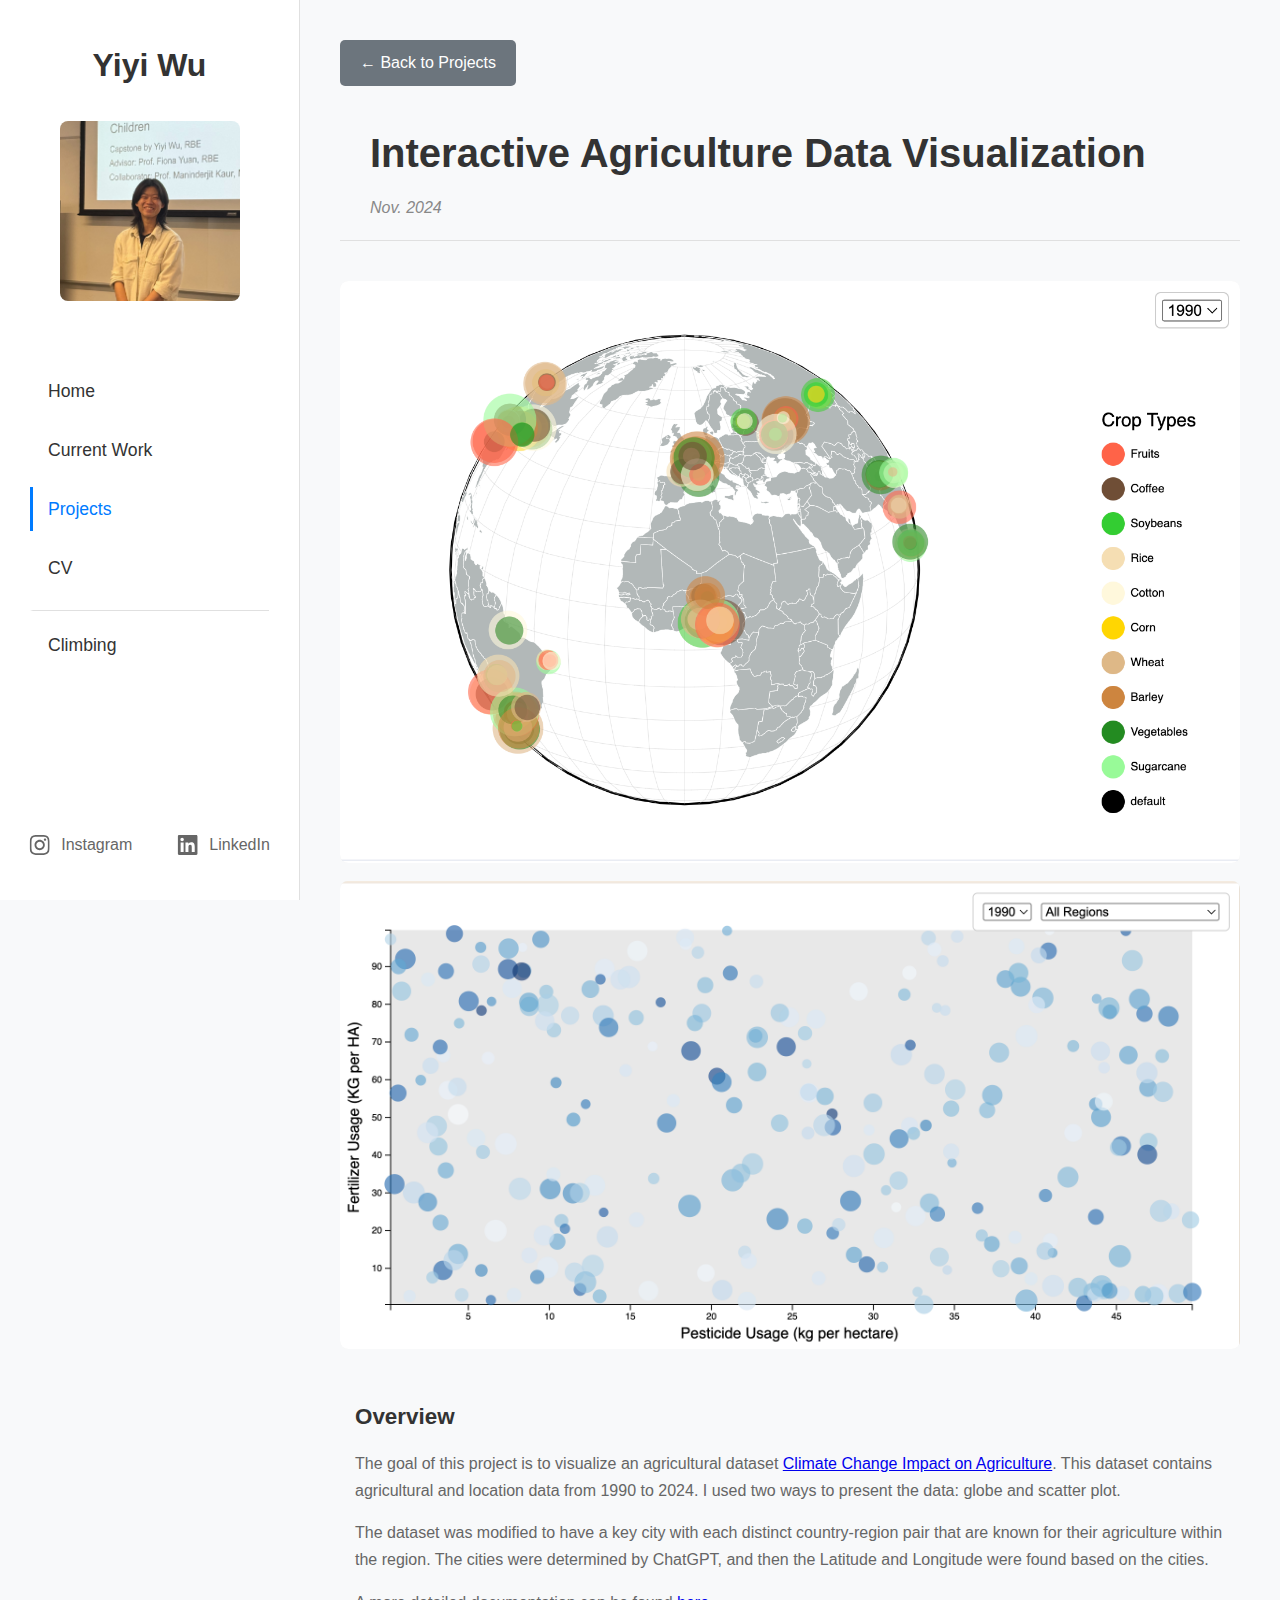
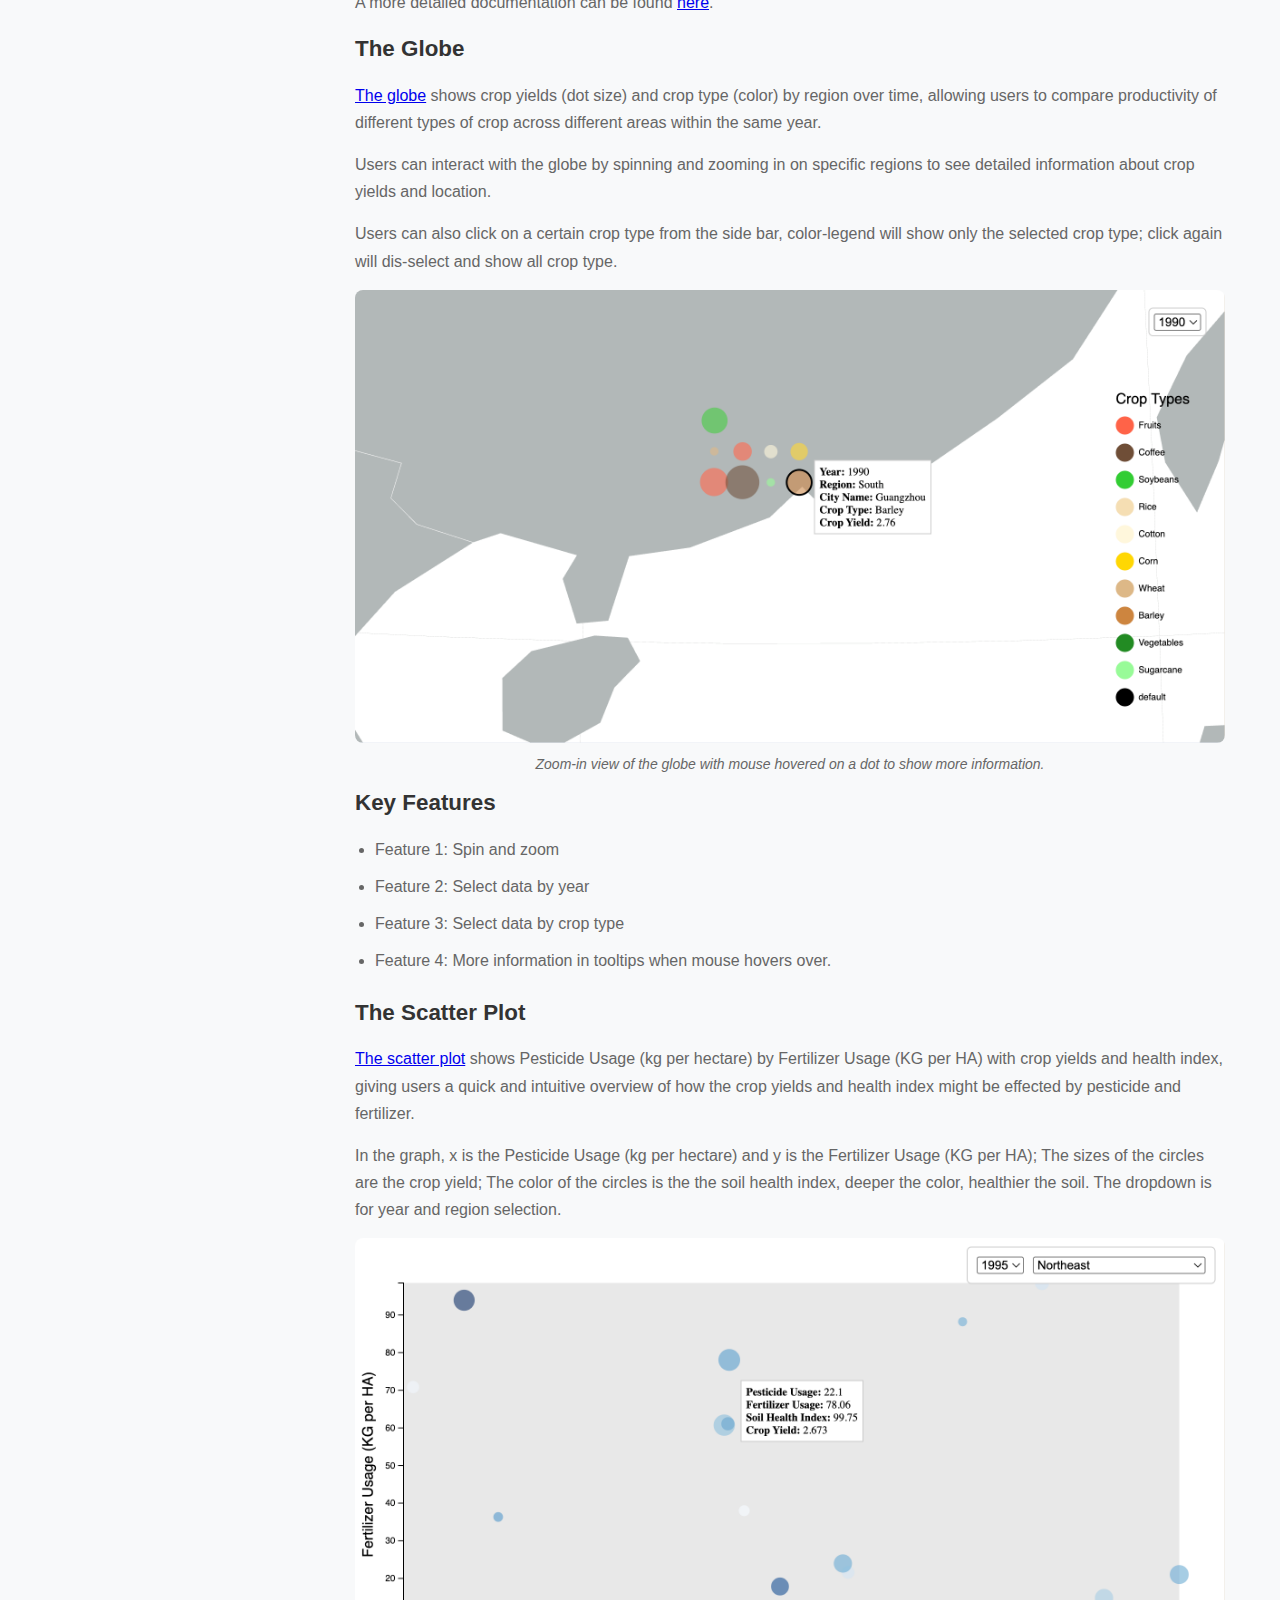
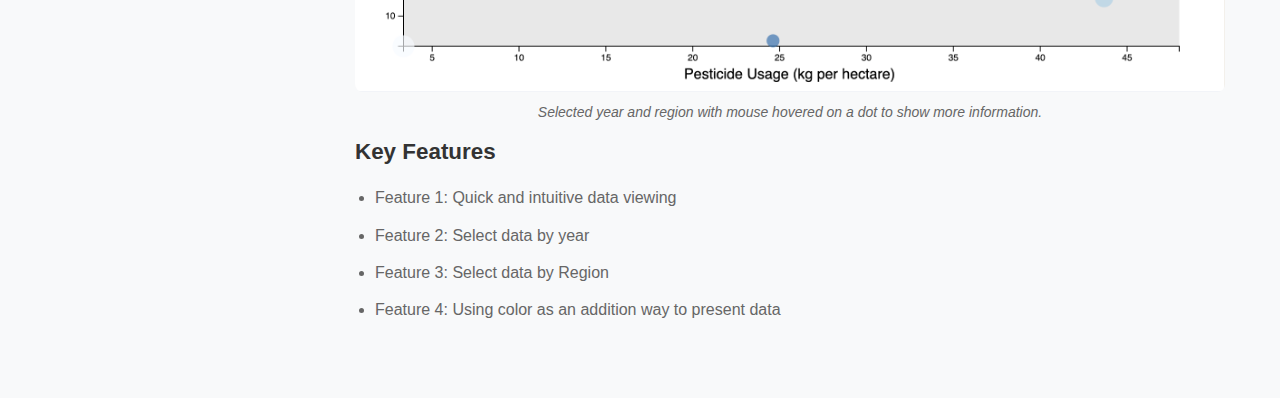
<file: pages/projects/data-viz.html>
<!DOCTYPE html>
<html lang="en">
<head>
    <meta charset="UTF-8">
    <meta name="viewport" content="width=device-width, initial-scale=1.0">
    <title>Yiyi Wu - Project Name</title>
    <link rel="stylesheet" href="../../css/main.css">
</head>
<body>
    <div class="container">
        <aside class="sidebar">
            <div class="profile-section">
                <h1 class="name">Yiyi Wu</h1>
                <img src="../../images/profile.jpg" alt="Yiyi Wu" class="profile-photo">
            </div>
            
            <nav class="sidebar-nav">
                <ul>
                    <li><a href="../../index.html">Home</a></li>
                    <li><a href="../current.html">Current Work</a></li>
                    <li><a href="../projects.html" class="active">Projects</a></li>
                    <li><a href="../resume.html">CV</a></li>
                    <li><a href="../climbing.html" class="nav-climbing">Climbing</a></li>
                </ul>
            </nav>

            <div class="social-links">
                <a href="https://instagram.com/yiyi_47" target="_blank" rel="noopener noreferrer" class="social-link">
                    <svg width="24" height="24" viewBox="0 0 24 24" fill="currentColor">
                        <path d="M12 2.163c3.204 0 3.584.012 4.85.07 3.252.148 4.771 1.691 4.919 4.919.058 1.265.069 1.645.069 4.849 0 3.205-.012 3.584-.069 4.849-.149 3.225-1.664 4.771-4.919 4.919-1.266.058-1.644.07-4.85.07-3.204 0-3.584-.012-4.849-.07-3.26-.149-4.771-1.699-4.919-4.92-.058-1.265-.07-1.644-.07-4.849 0-3.204.013-3.583.07-4.849.149-3.227 1.664-4.771 4.919-4.919 1.266-.057 1.645-.069 4.849-.069zm0-2.163c-3.259 0-3.667.014-4.947.072-4.358.2-6.78 2.618-6.98 6.98-.059 1.281-.073 1.689-.073 4.948 0 3.259.014 3.668.072 4.948.2 4.358 2.618 6.78 6.98 6.98 1.281.058 1.689.072 4.948.072 3.259 0 3.668-.014 4.948-.072 4.354-.2 6.782-2.618 6.979-6.98.059-1.28.073-1.689.073-4.948 0-3.259-.014-3.667-.072-4.947-.196-4.354-2.617-6.78-6.979-6.98-1.281-.059-1.69-.073-4.949-.073zm0 5.838c-3.403 0-6.162 2.759-6.162 6.162s2.759 6.163 6.162 6.163 6.162-2.759 6.162-6.163c0-3.403-2.759-6.162-6.162-6.162zm0 10.162c-2.209 0-4-1.79-4-4 0-2.209 1.791-4 4-4s4 1.791 4 4c0 2.21-1.791 4-4 4zm6.406-11.845c-.796 0-1.441.645-1.441 1.44s.645 1.44 1.441 1.44c.795 0 1.439-.645 1.439-1.44s-.644-1.44-1.439-1.44z"/>
                    </svg>
                    <span>Instagram</span>
                </a>
                <a href="https://www.linkedin.com/in/yiyi-wu-374027234/" target="_blank" rel="noopener noreferrer" class="social-link">
                    <svg width="24" height="24" viewBox="0 0 24 24" fill="currentColor">
                        <path d="M20.447 20.452h-3.554v-5.569c0-1.328-.027-3.037-1.852-3.037-1.853 0-2.136 1.445-2.136 2.939v5.667H9.351V9h3.414v1.561h.046c.477-.9 1.637-1.85 3.37-1.85 3.601 0 4.267 2.37 4.267 5.455v6.286zM5.337 7.433c-1.144 0-2.063-.926-2.063-2.065 0-1.138.92-2.063 2.063-2.063 1.14 0 2.064.925 2.064 2.063 0 1.139-.925 2.065-2.064 2.065zm1.782 13.019H3.555V9h3.564v11.452zM22.225 0H1.771C.792 0 0 .774 0 1.729v20.542C0 23.227.792 24 1.771 24h20.451C23.2 24 24 23.227 24 22.271V1.729C24 .774 23.2 0 22.222 0h.003z"/>
                    </svg>
                    <span>LinkedIn</span>
                </a>
            </div>
        </aside>

        <main class="main-content">
            <div class="content-area">
                <!-- Back to projects link -->
                <div class="back-link">
                    <a href="../projects.html" class="btn btn-secondary">← Back to Projects</a>
                </div>

                <section class="project-detail">
                    <div class="project-header">
                        <h2>Interactive Agriculture Data Visualization</h2>
                        <p class="project-meta">Nov. 2024</p>
                        <!-- <div class="tech-stack">
                                <span class="tech-tag">JavaScript</span>
                                <span class="tech-tag">Vizhub</span>
                                <span class="tech-tag">CSS</span>
                        </div> -->
                    </div>

                    <div class="project-gallery">
                        <!-- <a href="https://vizhub.com/wyy-47/climatecitites-fixed" class="project-card-link"> -->
                        <img src="../../images/dataviz-1.png" alt="Project main screenshot" class="main-project-image">
                        <!-- </a> -->
                        <div class="gallery-grid">
                            <img src="../../images/dataviz-3.png" alt="Project detail 2" class="gallery-image">
                        </div>
                    </div>

                    <div class="project-content">
                        <div class="project-overview">
                            <h3>Overview</h3>
                            <p>The goal of this project is to visualize an agricultural dataset <a href="https://www.kaggle.com/datasets/waqi786/climate-change-impact-on-agriculture">Climate Change Impact on Agriculture</a>.
                            This dataset contains agricultural and location data from 1990 to 2024. I used two ways to present the data: globe and scatter plot.</p>
                            
                            <p>The dataset was modified to have a key city with each distinct country-region pair that are known for their agriculture within the region. 
                                The cities were determined by ChatGPT, and then the Latitude and Longitude were found based on the cities.</p>
                            <p>A more detailed documentation can be found <a href="https://github.com/wyy-47/dataviz-project-proposal">here</a>.</p>
                        </div>

                        <div class="project-overview">
                            <h3>The Globe </h3>
                            <p><a href="https://vizhub.com/wyy-47/climatecitites-fixed">The globe</a> shows crop yields (dot size) and crop type (color) by region over time, 
                                allowing users to compare productivity of different types of crop across different areas within the same year.</p>
                            <p>Users can interact with the globe by spinning and zooming in on specific regions to see detailed information about crop yields and location.</p>
                            <p>Users can also click on a certain crop type from the side bar, color-legend will show only the selected crop type;
                                click again will dis-select and show all crop type.</p>
                            
                            <figure class="inline-figure">
                                <img src="../../images/dataviz-4.png" alt="system schematic" class="inline-image">
                                <figcaption class="figure-caption">Zoom-in view of the globe with mouse hovered on a dot to show more information.</figcaption>
                            </figure>
                        </div>

                        <div class="project-features">
                            <h3>Key Features</h3>
                            <ul>
                                <li>Feature 1: Spin and zoom</li>
                                <li>Feature 2: Select data by year</li>
                                <li>Feature 3: Select data by crop type</li>
                                <li>Feature 4: More information in tooltips when mouse hovers over.</li>
                            </ul>
                        </div>

                        <div class="project-overview">
                            <h3>The Scatter Plot</h3>
                            <p><a href="https://vizhub.com/wyy-47/climate-scatter-v3">The scatter plot</a> shows Pesticide Usage (kg per hectare) by Fertilizer Usage (KG per HA) with crop yields and health index, 
                                giving users a quick and intuitive overview of how the crop yields and health index might be effected by pesticide and fertilizer.</p>
                            <p>In the graph, x is the Pesticide Usage (kg per hectare) and y is the Fertilizer Usage (KG per HA); The sizes of the circles are the crop yield; 
                                The color of the circles is the the soil health index, deeper the color, healthier the soil. The dropdown is for year and region selection.</p>
                            
                            <figure class="inline-figure">
                                <img src="../../images/dataviz-5.png" alt="system schematic" class="inline-image">
                                <figcaption class="figure-caption">Selected year and region with mouse hovered on a dot to show more information.</figcaption>
                            </figure>
                        </div>

                        <div class="project-features">
                            <h3>Key Features</h3>
                            <ul>
                                <li>Feature 1: Quick and intuitive data viewing</li>
                                <li>Feature 2: Select data by year</li>
                                <li>Feature 3: Select data by Region</li>
                                <li>Feature 4: Using color as an addition way to present data</li>
                            </ul>
                        </div>

                    </div>
                </section>
            </div>
        </main>

        <!-- Mobile footer (only visible on mobile) -->
        <footer class="mobile-social-footer">
            <a href="https://instagram.com/yiyi_47" target="_blank" rel="noopener noreferrer" class="social-link">
                <svg width="24" height="24" viewBox="0 0 24 24" fill="currentColor">
                    <path d="M12 2.163c3.204 0 3.584.012 4.85.07 3.252.148 4.771 1.691 4.919 4.919.058 1.265.069 1.645.069 4.849 0 3.205-.012 3.584-.069 4.849-.149 3.225-1.664 4.771-4.919 4.919-1.266.058-1.644.07-4.85.07-3.204 0-3.584-.012-4.849-.07-3.26-.149-4.771-1.699-4.919-4.92-.058-1.265-.07-1.644-.07-4.849 0-3.204.013-3.583.07-4.849.149-3.227 1.664-4.771 4.919-4.919 1.266-.057 1.645-.069 4.849-.069zm0-2.163c-3.259 0-3.667.014-4.947.072-4.358.2-6.78 2.618-6.98 6.98-.059 1.281-.073 1.689-.073 4.948 0 3.259.014 3.668.072 4.948.2 4.358 2.618 6.78 6.98 6.98 1.281.058 1.689.072 4.948.072 3.259 0 3.668-.014 4.948-.072 4.354-.2 6.782-2.618 6.979-6.98.059-1.28.073-1.689.073-4.948 0-3.259-.014-3.667-.072-4.947-.196-4.354-2.617-6.78-6.979-6.98-1.281-.059-1.69-.073-4.949-.073zm0 5.838c-3.403 0-6.162 2.759-6.162 6.162s2.759 6.163 6.162 6.163 6.162-2.759 6.162-6.163c0-3.403-2.759-6.162-6.162-6.162zm0 10.162c-2.209 0-4-1.79-4-4 0-2.209 1.791-4 4-4s4 1.791 4 4c0 2.21-1.791 4-4 4zm6.406-11.845c-.796 0-1.441.645-1.441 1.44s.645 1.44 1.441 1.44c.795 0 1.439-.645 1.439-1.40s-.644-1.44-1.439-1.40z"/>
                </svg>
            </a>
            <a href="https://www.linkedin.com/in/yiyi-wu-374027234/" target="_blank" rel="noopener noreferrer" class="social-link">
                <svg width="24" height="24" viewBox="0 0 24 24" fill="currentColor">
                    <path d="M20.447 20.452h-3.554v-5.569c0-1.328-.027-3.037-1.852-3.037-1.853 0-2.136 1.445-2.136 2.939v5.667H9.351V9h3.414v1.561h.046c.477-.9 1.637-1.85 3.37-1.85 3.601 0 4.267 2.37 4.267 5.455v6.286zM5.337 7.433c-1.144 0-2.063-.926-2.063-2.065 0-1.138.92-2.063 2.063-2.063 1.14 0 2.064.925 2.064 2.063 0 1.139-.925 2.065-2.064 2.065zm1.782 13.019H3.555V9h3.564v11.452zM22.225 0H1.771C.792 0 0 .774 0 1.729v20.542C0 23.227.792 24 1.771 24h20.451C23.2 24 24 23.227 24 22.271V1.729C24 .774 23.2 0 22.222 0h.003z"/>
                </svg>
            </a>
        </footer>
    </div>
</body>
</html>
</file>
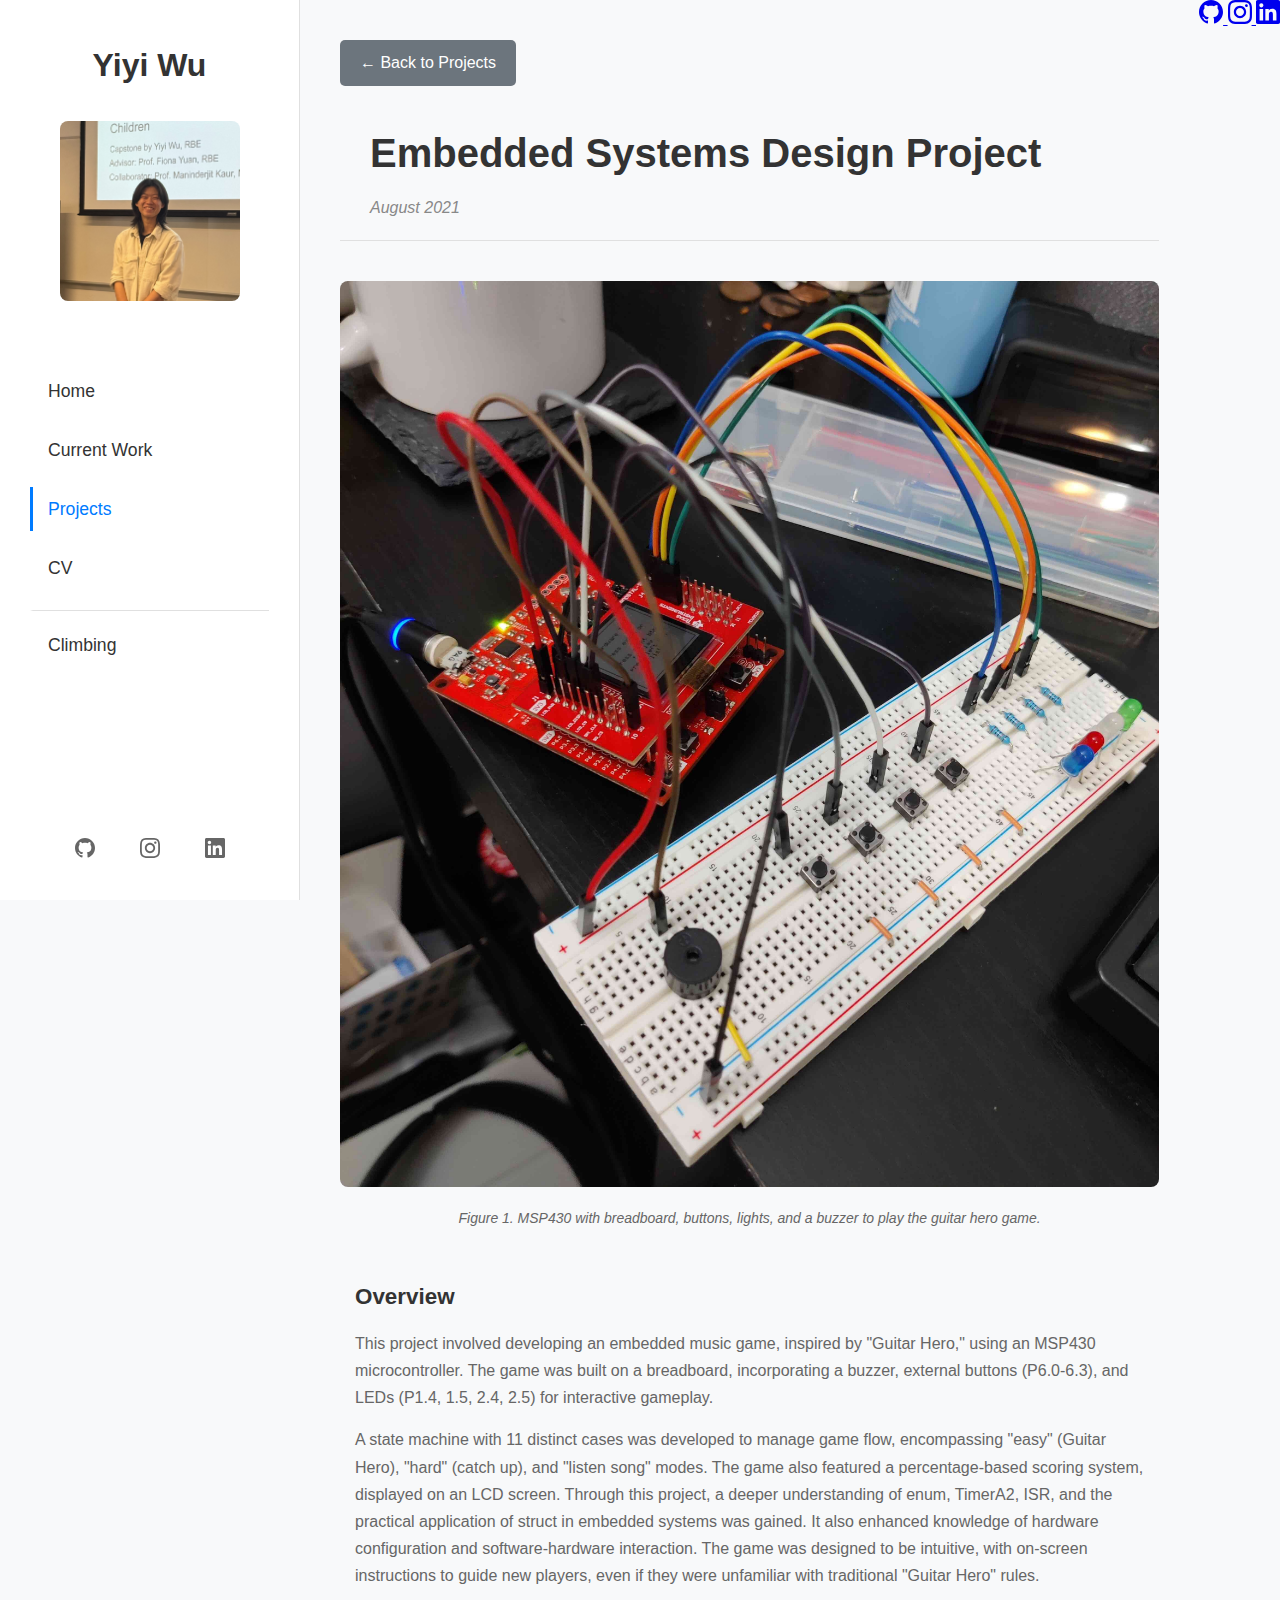
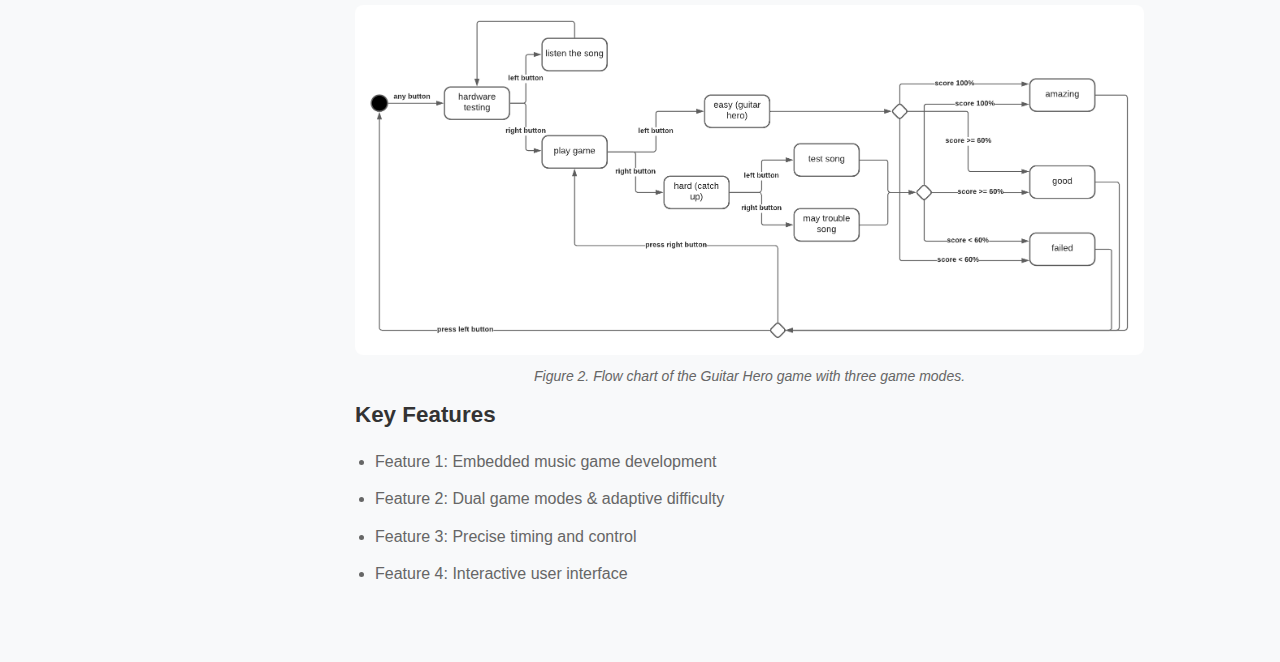
<file: pages/projects/embbeded.html>
<!DOCTYPE html>
<html lang="en">
<head>
    <meta charset="UTF-8">
    <meta name="viewport" content="width=device-width, initial-scale=1.0">
    <title>Yiyi Wu - Project Name</title>
    <link rel="stylesheet" href="../../css/main.css">
</head>
<body>
    <div class="container">
        <aside class="sidebar">
            <div class="profile-section">
                <h1 class="name">Yiyi Wu</h1>
                <img src="../../images/profile.jpg" alt="Yiyi Wu" class="profile-photo">
            </div>
            
            <nav class="sidebar-nav">
                <ul>
                    <li><a href="../../index.html">Home</a></li>
                    <li><a href="../current.html">Current Work</a></li>
                    <li><a href="../projects.html" class="active">Projects</a></li>
                    <li><a href="../resume.html">CV</a></li>
                    <li><a href="../climbing.html" class="nav-climbing">Climbing</a></li>
                </ul>
            </nav>

            <div class="social-links">
                <a href="https://github.com/wyy-47" target="_blank" rel="noopener noreferrer" class="social-link">
                    <svg width="24" height="24" viewBox="0 0 24 24" fill="currentColor">
                        <path d="M12 0c-6.626 0-12 5.373-12 12 0 5.302 3.438 9.8 8.207 11.387.599.111.793-.261.793-.577v-2.234c-3.338.726-4.033-1.416-4.033-1.416-.546-1.387-1.333-1.756-1.333-1.756-1.089-.745.083-.729.083-.729 1.205.084 1.839 1.237 1.839 1.237 1.07 1.834 2.807 1.304 3.492.997.107-.775.418-1.305.762-1.604-2.665-.305-5.467-1.334-5.467-5.931 0-1.311.469-2.381 1.236-3.221-.124-.303-.535-1.524.117-3.176 0 0 1.008-.322 3.301 1.23.957-.266 1.983-.399 3.003-.404 1.02.005 2.047.138 3.006.404 2.291-1.552 3.297-1.23 3.297-1.23.653 1.653.242 2.874.118 3.176.77.84 1.235 1.911 1.235 3.221 0 4.609-2.807 5.624-5.479 5.921.43.372.823 1.102.823 2.222v3.293c0 .319.192.694.801.576 4.765-1.589 8.199-6.086 8.199-11.386 0-6.627-5.373-12-12-12z"/>
                    </svg>
                </a>
                <a href="https://instagram.com/yourusername" target="_blank" rel="noopener noreferrer" class="social-link">
                    <svg width="24" height="24" viewBox="0 0 24 24" fill="currentColor">
                        <path d="M12 2.163c3.204 0 3.584.012 4.85.07 3.252.148 4.771 1.691 4.919 4.919.058 1.265.069 1.645.069 4.849 0 3.205-.012 3.584-.069 4.849-.149 3.225-1.664 4.771-4.919 4.919-1.266.058-1.644.07-4.85.07-3.204 0-3.584-.012-4.849-.07-3.26-.149-4.771-1.699-4.919-4.92-.058-1.265-.07-1.644-.07-4.849 0-3.204.013-3.583.07-4.849.149-3.227 1.664-4.771 4.919-4.919 1.266-.057 1.645-.069 4.849-.069zm0-2.163c-3.259 0-3.667.014-4.947.072-4.358.2-6.78 2.618-6.98 6.98-.059 1.281-.073 1.689-.073 4.948 0 3.259.014 3.668.072 4.948.2 4.358 2.618 6.78 6.98 6.98 1.281.058 1.689.072 4.948.072 3.259 0 3.668-.014 4.948-.072 4.354-.2 6.782-2.618 6.979-6.98.059-1.28.073-1.689.073-4.948 0-3.259-.014-3.667-.072-4.947-.196-4.354-2.617-6.78-6.979-6.98-1.281-.059-1.69-.073-4.949-.073zm0 5.838c-3.403 0-6.162 2.759-6.162 6.162s2.759 6.163 6.162 6.163 6.162-2.759 6.162-6.163c0-3.403-2.759-6.162-6.162-6.162zm0 10.162c-2.209 0-4-1.79-4-4 0-2.209 1.791-4 4-4s4 1.791 4 4c0 2.21-1.791 4-4 4zm6.406-11.845c-.796 0-1.441.645-1.441 1.44s.645 1.44 1.441 1.44c.795 0 1.439-.645 1.439-1.44s-.644-1.44-1.439-1.44z"/>
                    </svg>
                </a>
                <a href="https://linkedin.com/in/yourprofile" target="_blank" rel="noopener noreferrer" class="social-link">
                    <svg width="24" height="24" viewBox="0 0 24 24" fill="currentColor">
                        <path d="M20.447 20.452h-3.554v-5.569c0-1.328-.027-3.037-1.852-3.037-1.853 0-2.136 1.445-2.136 2.939v5.667H9.351V9h3.414v1.561h.046c.477-.9 1.637-1.85 3.37-1.85 3.601 0 4.267 2.37 4.267 5.455v6.286zM5.337 7.433c-1.144 0-2.063-.926-2.063-2.065 0-1.138.92-2.063 2.063-2.063 1.14 0 2.064.925 2.064 2.063 0 1.139-.925 2.065-2.064 2.065zm1.782 13.019H3.555V9h3.564v11.452zM22.225 0H1.771C.792 0 0 .774 0 1.729v20.542C0 23.227.792 24 1.771 24h20.451C23.2 24 24 23.227 24 22.271V1.729C24 .774 23.2 0 22.222 0h.003z"/>
                    </svg>
                </a>
            </div>
        </aside>

        <main class="main-content">
            <div class="content-area">
                <!-- Back to projects link -->
                <div class="back-link">
                    <a href="../projects.html" class="btn btn-secondary">← Back to Projects</a>
                </div>

                <section class="project-detail">
                    <div class="project-header">
                        <h2>Embedded Systems Design Project</h2>
                        <p class="project-meta">August 2021</p>
                        <!-- <div class="tech-stack">
                            <span class="tech-tag">3D Printing</span>
                            <span class="tech-tag">SOLIDWORKS</span>
                            <span class="tech-tag">Prusa</span>
                            <span class="tech-tag">CAD</span>
                            <span class="tech-tag">COMSOL</span>
                        </div> -->
                    </div>

                    <div class="project-gallery">
                        <figure class="inline-figure">
                            <!-- <img src="../images/nao-sys.png" alt="system overview" class="inline-image"> -->
                            <img src="../../images/embedded-1.jpeg" alt="Project main screenshot" class="main-project-image">
                            <figcaption class="figure-caption"> Figure 1. MSP430 with breadboard, buttons, lights, and a buzzer to play the guitar hero game.</figcaption>
                        </figure>
                        
                        <!-- <div class="gallery-grid">
                            <img src="../../images/project1-detail1.jpg" alt="Project detail 1" class="gallery-image">
                            <img src="../../images/project1-detail2.jpg" alt="Project detail 2" class="gallery-image">
                            <img src="../../images/project1-detail3.jpg" alt="Project detail 3" class="gallery-image">
                        </div> -->
                    </div>

                    <div class="project-content">
                        <div class="project-overview">
                            <h3>Overview</h3>
                            <p>This project involved developing an embedded music game, inspired by "Guitar Hero," using an MSP430 microcontroller. The game was built on a breadboard, incorporating a buzzer, external buttons (P6.0-6.3), and LEDs (P1.4, 1.5, 2.4, 2.5) for interactive gameplay.</p>
                            
                            <p>A state machine with 11 distinct cases was developed to manage game flow, encompassing "easy" (Guitar Hero), "hard" (catch up), and "listen song" modes. The game also featured a percentage-based scoring system, displayed on an LCD screen. Through this project, a deeper understanding of enum, TimerA2, ISR, and the practical application of struct in embedded systems was gained. It also enhanced knowledge of hardware configuration and software-hardware interaction. The game was designed to be intuitive, with on-screen instructions to guide new players, even if they were unfamiliar with traditional "Guitar Hero" rules.</p>

                            <figure class="inline-figure">
                                <img src="../../images/embedded-2.png" alt="system flow chart" class="inline-image">
                                <figcaption class="figure-caption"> Figure 2. Flow chart of the Guitar Hero game with three game modes.</figcaption>
                            </figure>
                        </div>

                        <div class="project-features">
                            <h3>Key Features</h3>
                            <ul>
                                <li>Feature 1: Embedded music game development</li>
                                <li>Feature 2: Dual game modes & adaptive difficulty</li>
                                <li>Feature 3: Precise timing and control</li>
                                <li>Feature 4: Interactive user interface</li>
                            </ul>
                        </div>

                    </div>
                </section>
            </div>
        </main>

        <!-- Mobile footer (only visible on mobile) -->
        <footer class="mobile-social-footer-home">
            <div class="social-links-home">
                <a href="https://github.com/wyy-47" target="_blank" rel="noopener noreferrer" class="social-link-home">
                    <svg width="24" height="24" viewBox="0 0 24 24" fill="currentColor">
                        <path d="M12 0c-6.626 0-12 5.373-12 12 0 5.302 3.438 9.8 8.207 11.387.599.111.793-.261.793-.577v-2.234c-3.338.726-4.033-1.416-4.033-1.416-.546-1.387-1.333-1.756-1.333-1.756-1.089-.745.083-.729.083-.729 1.205.084 1.839 1.237 1.839 1.237 1.07 1.834 2.807 1.304 3.492.997.107-.775.418-1.305.762-1.604-2.665-.305-5.467-1.334-5.467-5.931 0-1.311.469-2.381 1.236-3.221-.124-.303-.535-1.524.117-3.176 0 0 1.008-.322 3.301 1.23.957-.266 1.983-.399 3.003-.404 1.02.005 2.047.138 3.006.404 2.291-1.552 3.297-1.23 3.297-1.23.653 1.653.242 2.874.118 3.176.77.84 1.235 1.911 1.235 3.221 0 4.609-2.807 5.624-5.479 5.921.43.372.823 1.102.823 2.222v3.293c0 .319.192.694.801.576 4.765-1.589 8.199-6.086 8.199-11.386 0-6.627-5.373-12-12-12z"/>
                    </svg>
                </a>
                <a href="https://instagram.com/yiyi_47" target="_blank" rel="noopener noreferrer" class="social-link-home">
                    <svg width="24" height="24" viewBox="0 0 24 24" fill="currentColor">
                        <path d="M12 2.163c3.204 0 3.584.012 4.85.07 3.252.148 4.771 1.691 4.919 4.919.058 1.265.069 1.645.069 4.849 0 3.205-.012 3.584-.069 4.849-.149 3.225-1.664 4.771-4.919 4.919-1.266.058-1.644.07-4.85.07-3.204 0-3.584-.012-4.849-.07-3.26-.149-4.771-1.699-4.919-4.92-.058-1.265-.07-1.644-.07-4.849 0-3.204.013-3.583.07-4.849.149-3.227 1.664-4.771 4.919-4.919 1.266-.057 1.645-.069 4.849-.069zm0-2.163c-3.259 0-3.667.014-4.947.072-4.358.2-6.78 2.618-6.98 6.98-.059 1.281-.073 1.689-.073 4.948 0 3.259.014 3.668.072 4.948.2 4.358 2.618 6.78 6.98 6.98 1.281.058 1.689.072 4.948.072 3.259 0 3.668-.014 4.948-.072 4.354-.2 6.782-2.618 6.979-6.98.059-1.28.073-1.689.073-4.948 0-3.259-.014-3.667-.072-4.947-.196-4.354-2.617-6.78-6.979-6.98-1.281-.059-1.69-.073-4.949-.073zm0 5.838c-3.403 0-6.162 2.759-6.162 6.162s2.759 6.163 6.162 6.163 6.162-2.759 6.162-6.163c0-3.403-2.759-6.162-6.162-6.162zm0 10.162c-2.209 0-4-1.79-4-4 0-2.209 1.791-4 4-4s4 1.791 4 4c0 2.21-1.791 4-4 4zm6.406-11.845c-.796 0-1.441.645-1.441 1.44s.645 1.44 1.441 1.44c.795 0 1.439-.645 1.439-1.40s-.644-1.44-1.439-1.44z"/>
                    </svg>
                </a>
                <a href="https://www.linkedin.com/in/yiyi-wu-374027234/" target="_blank" rel="noopener noreferrer" class="social-link-home">
                    <svg width="24" height="24" viewBox="0 0 24 24" fill="currentColor">
                        <path d="M20.447 20.452h-3.554v-5.569c0-1.328-.027-3.037-1.852-3.037-1.853 0-2.136 1.445-2.136 2.939v5.667H9.351V9h3.414v1.561h.046c.477-.9 1.637-1.85 3.37-1.85 3.601 0 4.267 2.37 4.267 5.455v6.286zM5.337 7.433c-1.144 0-2.063-.926-2.063-2.065 0-1.138.92-2.063 2.063-2.063 1.14 0 2.064.925 2.064 2.063 0 1.139-.925 2.065-2.064 2.065zm1.782 13.019H3.555V9h3.564v11.452zM22.225 0H1.771C.792 0 0 .774 0 1.729v20.542C0 23.227.792 24 1.771 24h20.451C23.2 24 24 23.227 24 22.271V1.729C24 .774 23.2 0 22.222 0h.003z"/>
                    </svg>
                </a>
            </div>
        </footer>
    </div>
</body>
</html>
</file>
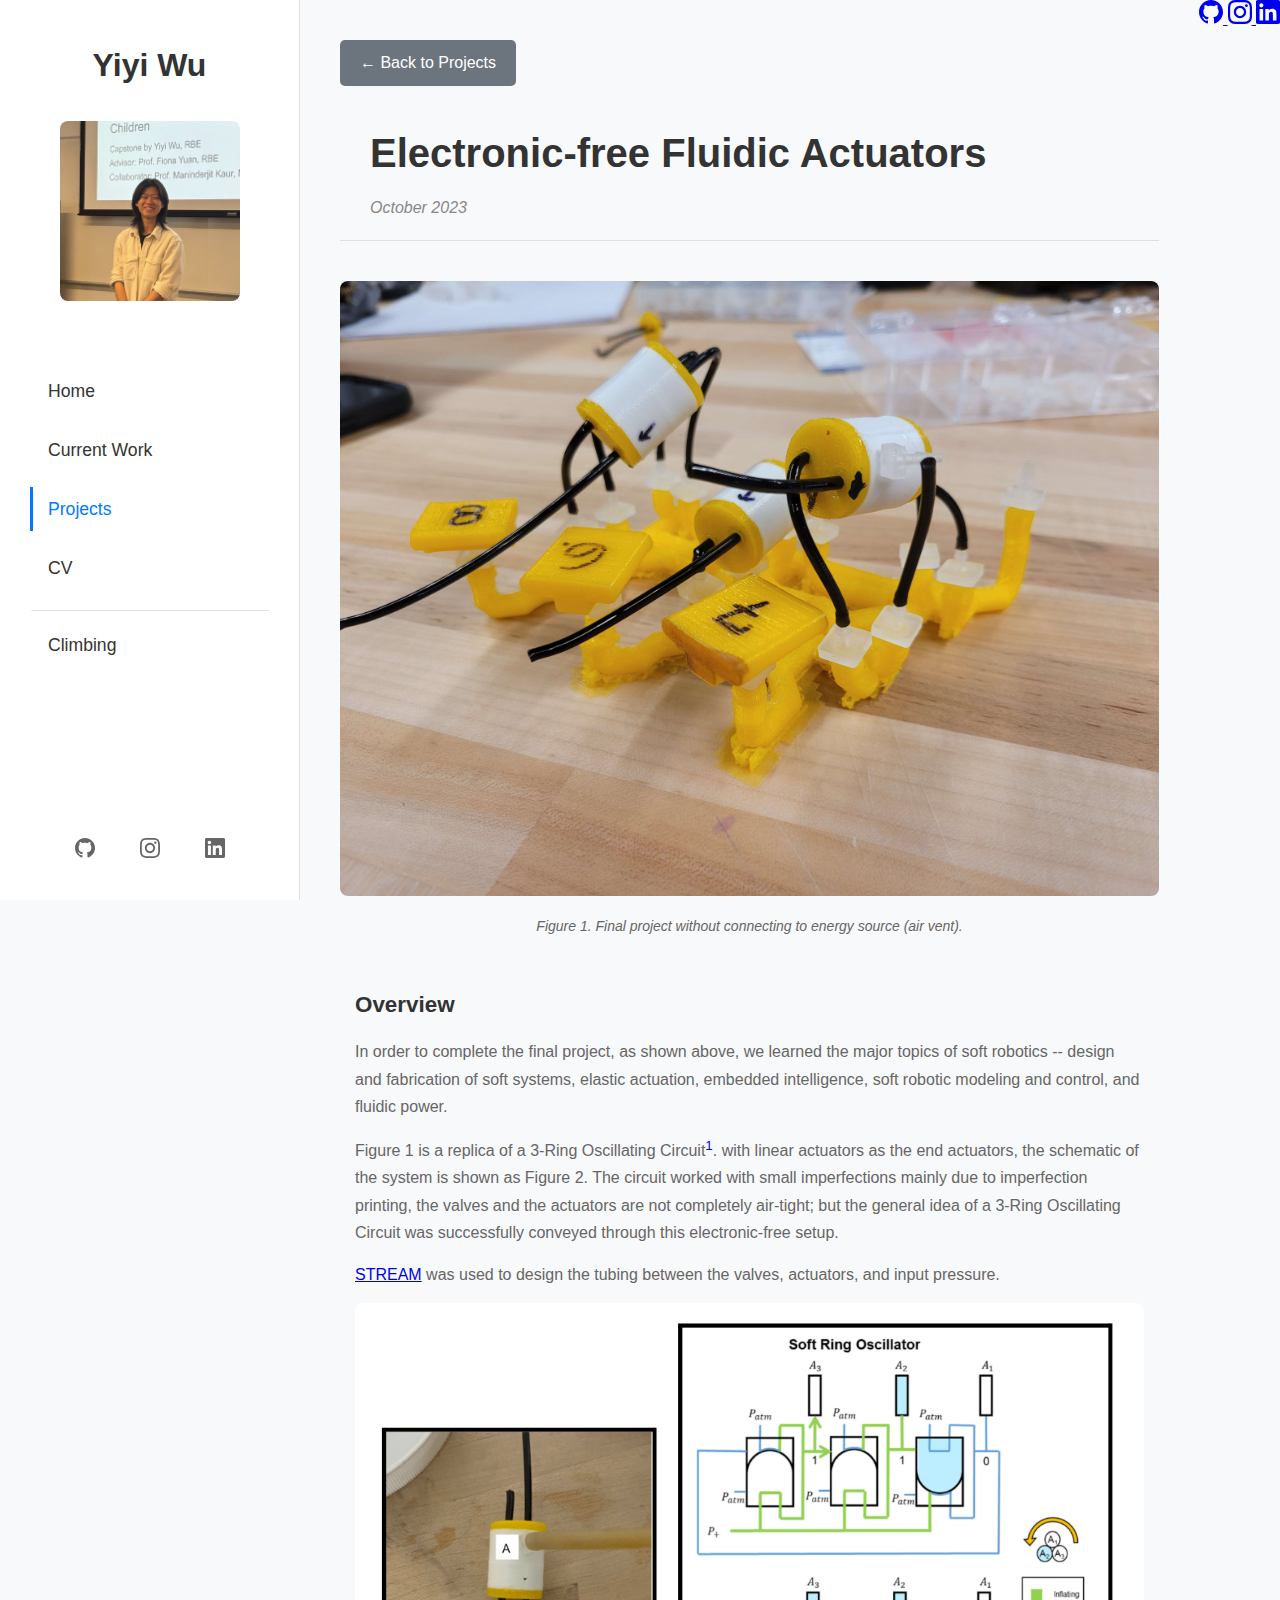
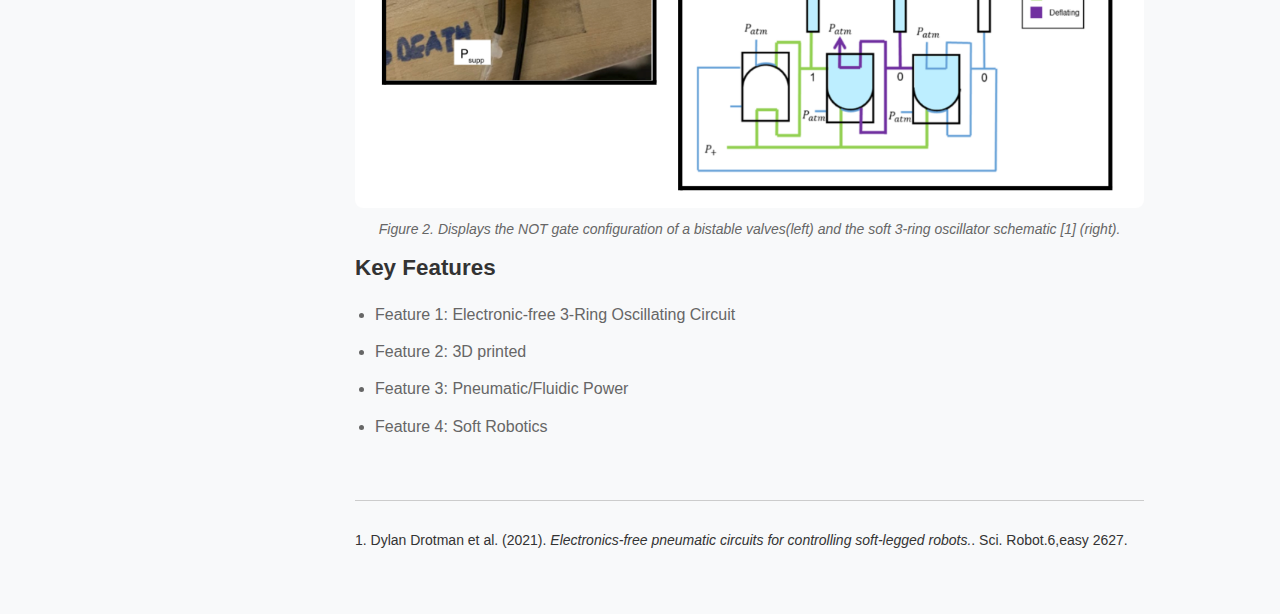
<file: pages/projects/fluidic-actuators.html>
<!DOCTYPE html>
<html lang="en">
<head>
    <meta charset="UTF-8">
    <meta name="viewport" content="width=device-width, initial-scale=1.0">
    <title>Yiyi Wu - Project Name</title>
    <link rel="stylesheet" href="../../css/main.css">
</head>
<body>
    <div class="container">
        <aside class="sidebar">
            <div class="profile-section">
                <h1 class="name">Yiyi Wu</h1>
                <img src="../../images/profile.jpg" alt="Yiyi Wu" class="profile-photo">
            </div>
            
            <nav class="sidebar-nav">
                <ul>
                    <li><a href="../../index.html">Home</a></li>
                    <li><a href="../current.html">Current Work</a></li>
                    <li><a href="../projects.html" class="active">Projects</a></li>
                    <li><a href="../resume.html">CV</a></li>
                    <li><a href="../climbing.html" class="nav-climbing">Climbing</a></li>
                </ul>
            </nav>

            <div class="social-links">
                <a href="https://github.com/wyy-47" target="_blank" rel="noopener noreferrer" class="social-link">
                    <svg width="24" height="24" viewBox="0 0 24 24" fill="currentColor">
                        <path d="M12 0c-6.626 0-12 5.373-12 12 0 5.302 3.438 9.8 8.207 11.387.599.111.793-.261.793-.577v-2.234c-3.338.726-4.033-1.416-4.033-1.416-.546-1.387-1.333-1.756-1.333-1.756-1.089-.745.083-.729.083-.729 1.205.084 1.839 1.237 1.839 1.237 1.07 1.834 2.807 1.304 3.492.997.107-.775.418-1.305.762-1.604-2.665-.305-5.467-1.334-5.467-5.931 0-1.311.469-2.381 1.236-3.221-.124-.303-.535-1.524.117-3.176 0 0 1.008-.322 3.301 1.23.957-.266 1.983-.399 3.003-.404 1.02.005 2.047.138 3.006.404 2.291-1.552 3.297-1.23 3.297-1.23.653 1.653.242 2.874.118 3.176.77.84 1.235 1.911 1.235 3.221 0 4.609-2.807 5.624-5.479 5.921.43.372.823 1.102.823 2.222v3.293c0 .319.192.694.801.576 4.765-1.589 8.199-6.086 8.199-11.386 0-6.627-5.373-12-12-12z"/>
                    </svg>
                </a>
                <a href="https://instagram.com/yourusername" target="_blank" rel="noopener noreferrer" class="social-link">
                    <svg width="24" height="24" viewBox="0 0 24 24" fill="currentColor">
                        <path d="M12 2.163c3.204 0 3.584.012 4.85.07 3.252.148 4.771 1.691 4.919 4.919.058 1.265.069 1.645.069 4.849 0 3.205-.012 3.584-.069 4.849-.149 3.225-1.664 4.771-4.919 4.919-1.266.058-1.644.07-4.85.07-3.204 0-3.584-.012-4.849-.07-3.26-.149-4.771-1.699-4.919-4.92-.058-1.265-.07-1.644-.07-4.849 0-3.204.013-3.583.07-4.849.149-3.227 1.664-4.771 4.919-4.919 1.266-.057 1.645-.069 4.849-.069zm0-2.163c-3.259 0-3.667.014-4.947.072-4.358.2-6.78 2.618-6.98 6.98-.059 1.281-.073 1.689-.073 4.948 0 3.259.014 3.668.072 4.948.2 4.358 2.618 6.78 6.98 6.98 1.281.058 1.689.072 4.948.072 3.259 0 3.668-.014 4.948-.072 4.354-.2 6.782-2.618 6.979-6.98.059-1.28.073-1.689.073-4.948 0-3.259-.014-3.667-.072-4.947-.196-4.354-2.617-6.78-6.979-6.98-1.281-.059-1.69-.073-4.949-.073zm0 5.838c-3.403 0-6.162 2.759-6.162 6.162s2.759 6.163 6.162 6.163 6.162-2.759 6.162-6.163c0-3.403-2.759-6.162-6.162-6.162zm0 10.162c-2.209 0-4-1.79-4-4 0-2.209 1.791-4 4-4s4 1.791 4 4c0 2.21-1.791 4-4 4zm6.406-11.845c-.796 0-1.441.645-1.441 1.44s.645 1.44 1.441 1.44c.795 0 1.439-.645 1.439-1.44s-.644-1.44-1.439-1.44z"/>
                    </svg>
                </a>
                <a href="https://linkedin.com/in/yourprofile" target="_blank" rel="noopener noreferrer" class="social-link">
                    <svg width="24" height="24" viewBox="0 0 24 24" fill="currentColor">
                        <path d="M20.447 20.452h-3.554v-5.569c0-1.328-.027-3.037-1.852-3.037-1.853 0-2.136 1.445-2.136 2.939v5.667H9.351V9h3.414v1.561h.046c.477-.9 1.637-1.85 3.37-1.85 3.601 0 4.267 2.37 4.267 5.455v6.286zM5.337 7.433c-1.144 0-2.063-.926-2.063-2.065 0-1.138.92-2.063 2.063-2.063 1.14 0 2.064.925 2.064 2.063 0 1.139-.925 2.065-2.064 2.065zm1.782 13.019H3.555V9h3.564v11.452zM22.225 0H1.771C.792 0 0 .774 0 1.729v20.542C0 23.227.792 24 1.771 24h20.451C23.2 24 24 23.227 24 22.271V1.729C24 .774 23.2 0 22.222 0h.003z"/>
                    </svg>
                </a>
            </div>
        </aside>

        <main class="main-content">
            <div class="content-area">
                <!-- Back to projects link -->
                <div class="back-link">
                    <a href="../projects.html" class="btn btn-secondary">← Back to Projects</a>
                </div>

                <section class="project-detail">
                    <div class="project-header">
                        <h2>Electronic-free Fluidic Actuators</h2>
                        <p class="project-meta">October 2023</p>
                        <!-- <div class="tech-stack">
                            <span class="tech-tag">3D Printing</span>
                            <span class="tech-tag">SOLIDWORKS</span>
                            <span class="tech-tag">Prusa</span>
                            <span class="tech-tag">CAD</span>
                            <span class="tech-tag">COMSOL</span>
                        </div> -->
                    </div>

                    <div class="project-gallery">
                        <figure class="inline-figure">
                            <!-- <img src="../images/nao-sys.png" alt="system overview" class="inline-image"> -->
                            <img src="../../images/actuator-1.jpg" alt="Project main screenshot" class="main-project-image">
                            <figcaption class="figure-caption"> Figure 1. Final project without connecting to energy source (air vent).</figcaption>
                        </figure>
                        
                        <!-- <div class="gallery-grid">
                            <img src="../../images/project1-detail1.jpg" alt="Project detail 1" class="gallery-image">
                            <img src="../../images/project1-detail2.jpg" alt="Project detail 2" class="gallery-image">
                            <img src="../../images/project1-detail3.jpg" alt="Project detail 3" class="gallery-image">
                        </div> -->
                    </div>

                    <div class="project-content">
                        <div class="project-overview">
                            <h3>Overview</h3>
                            <p>In order to complete the final project, as shown above, we learned the major topics of soft robotics -- design and fabrication of soft systems, elastic actuation, embedded intelligence, soft robotic modeling and control, and fluidic power.</p>
                            
                            <p>Figure 1 is a replica of a 3-Ring Oscillating Circuit<sup><a href="#ref1">1</a></sup>. with linear actuators as the end actuators, the schematic of the system is shown as Figure 2. The circuit worked with small imperfections mainly due to imperfection printing, the valves and the actuators are not completely air-tight; but the general idea of a 3-Ring Oscillating Circuit was successfully conveyed through this electronic-free setup.</p>

                            <p><a href="https://github.com/Lehong-Wang/Fluid-Circuit-Generator">STREAM</a> was used to design the tubing between the valves, actuators, and input pressure.</p>

                            <figure class="inline-figure">
                                <img src="../../images/actuator-2.png" alt="system schematic" class="inline-image">
                                <figcaption class="figure-caption"> Figure 2. Displays the NOT gate configuration of a bistable valves(left) and the soft 3-ring oscillator schematic [1] (right).</figcaption>
                            </figure>
                        </div>
<!-- 
                        <div class="project-overview">
                            <h3>Basics</h3>
                            <p>I'll use NOT gate as an example to shortly explain the concept of how the soft bistable valves works. As shown in Figure 3, </p>

                            <figure class="inline-figure">
                                <img src="../../images/actuator-3.png" alt="system schematic" class="inline-image">
                                <figcaption class="figure-caption"> Figure 3. NOT gate logic.</figcaption>
                            </figure>
                            
                            <p>Figure 1 is a replica of a 3-Ring Oscillating Circuit with linear actuators as the end actuators. The circuit worked with small imperfections due to reasons I will discuss later, but the general idea of a 3-Ring Oscillating Circuit was successfully convoyed through this electronic-free setup.</p>
                        </div> -->

                        <div class="project-features">
                            <h3>Key Features</h3>
                            <ul>
                                <li>Feature 1: Electronic-free 3-Ring Oscillating Circuit</li>
                                <li>Feature 2: 3D printed</li>
                                <li>Feature 3: Pneumatic/Fluidic Power</li>
                                <li>Feature 4: Soft Robotics</li>
                            </ul>
                        </div>

                        <!-- <div class="project-links">
                            <a href="#" class="btn" target="_blank">View Live Site</a>
                            <a href="#" class="btn btn-secondary" target="_blank">View Code</a>
                            <a href="#" class="btn btn-secondary" target="_blank">Case Study</a>
                        </div> -->

                        <div class="references">
                            <p id="ref1">1. Dylan Drotman et al. (2021). <cite>Electronics-free pneumatic circuits for controlling soft-legged robots.</cite>. Sci. Robot.6,easy 2627.</p>
                        </div>
                    </div>
                </section>
            </div>
        </main>

        <!-- Mobile footer (only visible on mobile) -->
        <footer class="mobile-social-footer-home">
            <div class="social-links-home">
                <a href="https://github.com/wyy-47" target="_blank" rel="noopener noreferrer" class="social-link-home">
                    <svg width="24" height="24" viewBox="0 0 24 24" fill="currentColor">
                        <path d="M12 0c-6.626 0-12 5.373-12 12 0 5.302 3.438 9.8 8.207 11.387.599.111.793-.261.793-.577v-2.234c-3.338.726-4.033-1.416-4.033-1.416-.546-1.387-1.333-1.756-1.333-1.756-1.089-.745.083-.729.083-.729 1.205.084 1.839 1.237 1.839 1.237 1.07 1.834 2.807 1.304 3.492.997.107-.775.418-1.305.762-1.604-2.665-.305-5.467-1.334-5.467-5.931 0-1.311.469-2.381 1.236-3.221-.124-.303-.535-1.524.117-3.176 0 0 1.008-.322 3.301 1.23.957-.266 1.983-.399 3.003-.404 1.02.005 2.047.138 3.006.404 2.291-1.552 3.297-1.23 3.297-1.23.653 1.653.242 2.874.118 3.176.77.84 1.235 1.911 1.235 3.221 0 4.609-2.807 5.624-5.479 5.921.43.372.823 1.102.823 2.222v3.293c0 .319.192.694.801.576 4.765-1.589 8.199-6.086 8.199-11.386 0-6.627-5.373-12-12-12z"/>
                    </svg>
                </a>
                <a href="https://instagram.com/yiyi_47" target="_blank" rel="noopener noreferrer" class="social-link-home">
                    <svg width="24" height="24" viewBox="0 0 24 24" fill="currentColor">
                        <path d="M12 2.163c3.204 0 3.584.012 4.85.07 3.252.148 4.771 1.691 4.919 4.919.058 1.265.069 1.645.069 4.849 0 3.205-.012 3.584-.069 4.849-.149 3.225-1.664 4.771-4.919 4.919-1.266.058-1.644.07-4.85.07-3.204 0-3.584-.012-4.849-.07-3.26-.149-4.771-1.699-4.919-4.92-.058-1.265-.07-1.644-.07-4.849 0-3.204.013-3.583.07-4.849.149-3.227 1.664-4.771 4.919-4.919 1.266-.057 1.645-.069 4.849-.069zm0-2.163c-3.259 0-3.667.014-4.947.072-4.358.2-6.78 2.618-6.98 6.98-.059 1.281-.073 1.689-.073 4.948 0 3.259.014 3.668.072 4.948.2 4.358 2.618 6.78 6.98 6.98 1.281.058 1.689.072 4.948.072 3.259 0 3.668-.014 4.948-.072 4.354-.2 6.782-2.618 6.979-6.98.059-1.28.073-1.689.073-4.948 0-3.259-.014-3.667-.072-4.947-.196-4.354-2.617-6.78-6.979-6.98-1.281-.059-1.69-.073-4.949-.073zm0 5.838c-3.403 0-6.162 2.759-6.162 6.162s2.759 6.163 6.162 6.163 6.162-2.759 6.162-6.163c0-3.403-2.759-6.162-6.162-6.162zm0 10.162c-2.209 0-4-1.79-4-4 0-2.209 1.791-4 4-4s4 1.791 4 4c0 2.21-1.791 4-4 4zm6.406-11.845c-.796 0-1.441.645-1.441 1.44s.645 1.44 1.441 1.44c.795 0 1.439-.645 1.439-1.40s-.644-1.44-1.439-1.44z"/>
                    </svg>
                </a>
                <a href="https://www.linkedin.com/in/yiyi-wu-374027234/" target="_blank" rel="noopener noreferrer" class="social-link-home">
                    <svg width="24" height="24" viewBox="0 0 24 24" fill="currentColor">
                        <path d="M20.447 20.452h-3.554v-5.569c0-1.328-.027-3.037-1.852-3.037-1.853 0-2.136 1.445-2.136 2.939v5.667H9.351V9h3.414v1.561h.046c.477-.9 1.637-1.85 3.37-1.85 3.601 0 4.267 2.37 4.267 5.455v6.286zM5.337 7.433c-1.144 0-2.063-.926-2.063-2.065 0-1.138.92-2.063 2.063-2.063 1.14 0 2.064.925 2.064 2.063 0 1.139-.925 2.065-2.064 2.065zm1.782 13.019H3.555V9h3.564v11.452zM22.225 0H1.771C.792 0 0 .774 0 1.729v20.542C0 23.227.792 24 1.771 24h20.451C23.2 24 24 23.227 24 22.271V1.729C24 .774 23.2 0 22.222 0h.003z"/>
                    </svg>
                </a>
            </div>
        </footer>
    </div>
</body>
</html>
</file>
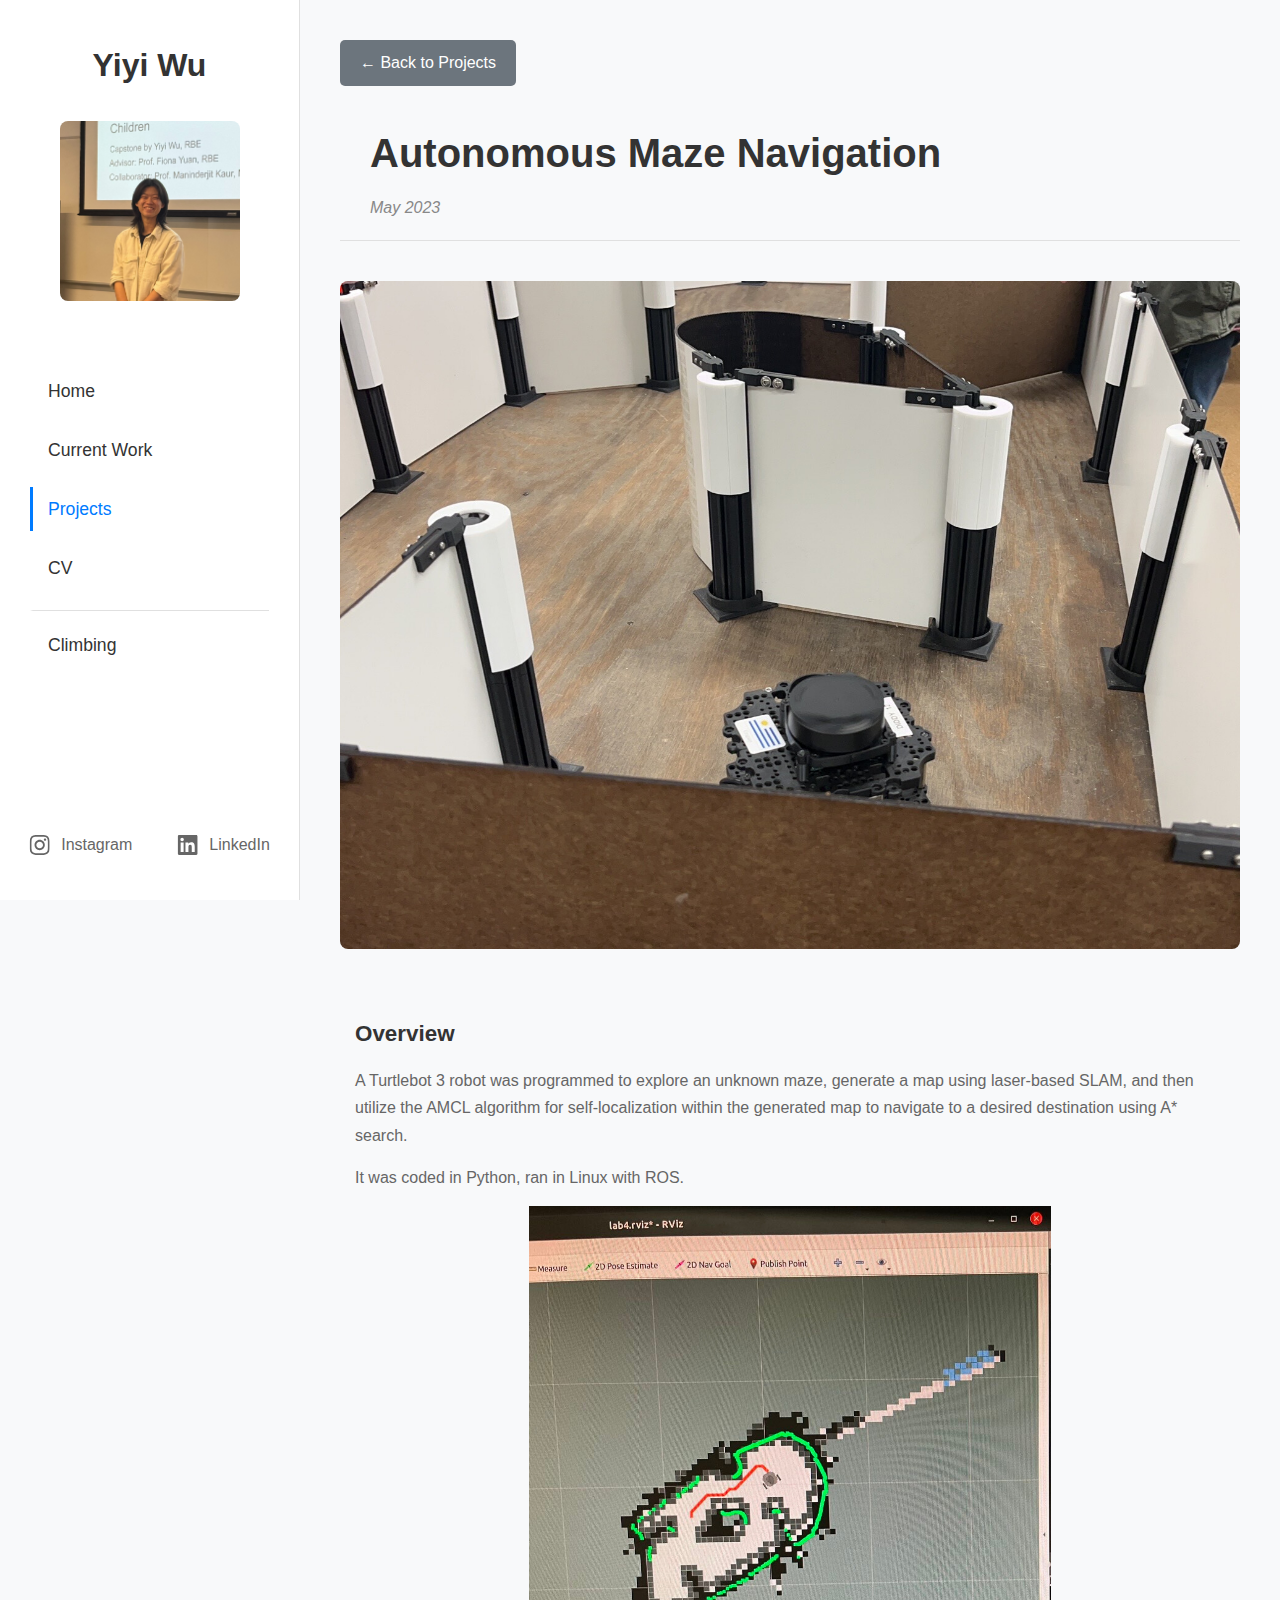
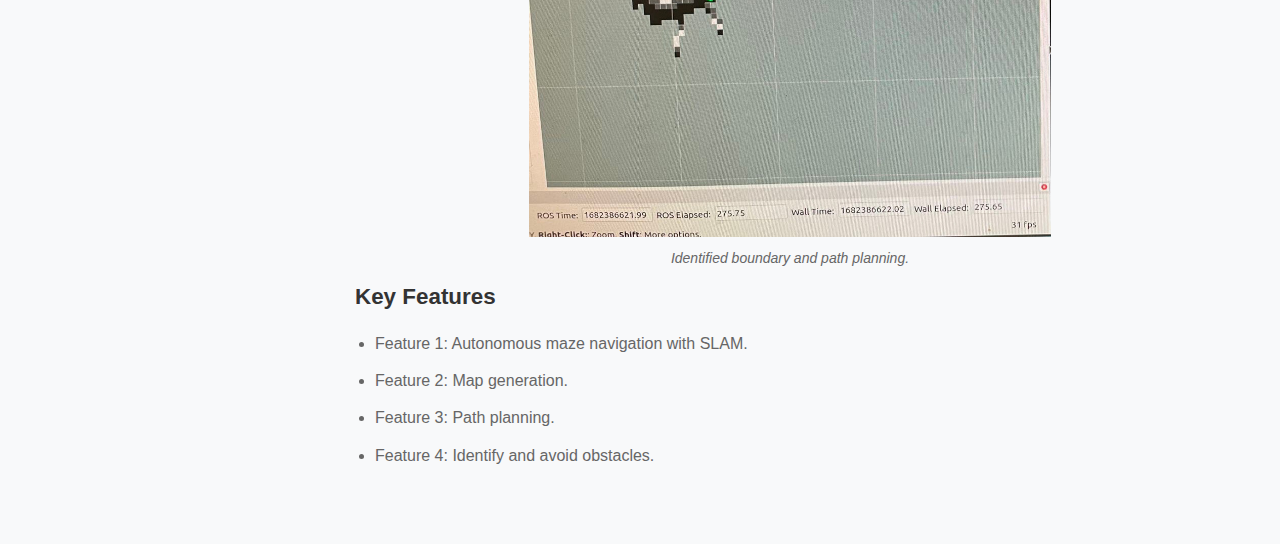
<file: pages/projects/rbe3002.html>
<!DOCTYPE html>
<html lang="en">
<head>
    <meta charset="UTF-8">
    <meta name="viewport" content="width=device-width, initial-scale=1.0">
    <title>Yiyi Wu - Project Name</title>
    <link rel="stylesheet" href="../../css/main.css">
</head>
<body>
    <div class="container">
        <aside class="sidebar">
            <div class="profile-section">
                <h1 class="name">Yiyi Wu</h1>
                <img src="../../images/profile.jpg" alt="Yiyi Wu" class="profile-photo">
            </div>
            
            <nav class="sidebar-nav">
                <ul>
                    <li><a href="../../index.html">Home</a></li>
                    <li><a href="../current.html">Current Work</a></li>
                    <li><a href="../projects.html" class="active">Projects</a></li>
                    <li><a href="../resume.html">CV</a></li>
                    <li><a href="../climbing.html" class="nav-climbing">Climbing</a></li>
                </ul>
            </nav>

            <div class="social-links">
                <a href="https://instagram.com/yiyi_47" target="_blank" rel="noopener noreferrer" class="social-link">
                    <svg width="24" height="24" viewBox="0 0 24 24" fill="currentColor">
                        <path d="M12 2.163c3.204 0 3.584.012 4.85.07 3.252.148 4.771 1.691 4.919 4.919.058 1.265.069 1.645.069 4.849 0 3.205-.012 3.584-.069 4.849-.149 3.225-1.664 4.771-4.919 4.919-1.266.058-1.644.07-4.85.07-3.204 0-3.584-.012-4.849-.07-3.26-.149-4.771-1.699-4.919-4.92-.058-1.265-.07-1.644-.07-4.849 0-3.204.013-3.583.07-4.849.149-3.227 1.664-4.771 4.919-4.919 1.266-.057 1.645-.069 4.849-.069zm0-2.163c-3.259 0-3.667.014-4.947.072-4.358.2-6.78 2.618-6.98 6.98-.059 1.281-.073 1.689-.073 4.948 0 3.259.014 3.668.072 4.948.2 4.358 2.618 6.78 6.98 6.98 1.281.058 1.689.072 4.948.072 3.259 0 3.668-.014 4.948-.072 4.354-.2 6.782-2.618 6.979-6.98.059-1.28.073-1.689.073-4.948 0-3.259-.014-3.667-.072-4.947-.196-4.354-2.617-6.78-6.979-6.98-1.281-.059-1.69-.073-4.949-.073zm0 5.838c-3.403 0-6.162 2.759-6.162 6.162s2.759 6.163 6.162 6.163 6.162-2.759 6.162-6.163c0-3.403-2.759-6.162-6.162-6.162zm0 10.162c-2.209 0-4-1.79-4-4 0-2.209 1.791-4 4-4s4 1.791 4 4c0 2.21-1.791 4-4 4zm6.406-11.845c-.796 0-1.441.645-1.441 1.44s.645 1.44 1.441 1.44c.795 0 1.439-.645 1.439-1.44s-.644-1.44-1.439-1.44z"/>
                    </svg>
                    <span>Instagram</span>
                </a>
                <a href="https://www.linkedin.com/in/yiyi-wu-374027234/" target="_blank" rel="noopener noreferrer" class="social-link">
                    <svg width="24" height="24" viewBox="0 0 24 24" fill="currentColor">
                        <path d="M20.447 20.452h-3.554v-5.569c0-1.328-.027-3.037-1.852-3.037-1.853 0-2.136 1.445-2.136 2.939v5.667H9.351V9h3.414v1.561h.046c.477-.9 1.637-1.85 3.37-1.85 3.601 0 4.267 2.37 4.267 5.455v6.286zM5.337 7.433c-1.144 0-2.063-.926-2.063-2.065 0-1.138.92-2.063 2.063-2.063 1.14 0 2.064.925 2.064 2.063 0 1.139-.925 2.065-2.064 2.065zm1.782 13.019H3.555V9h3.564v11.452zM22.225 0H1.771C.792 0 0 .774 0 1.729v20.542C0 23.227.792 24 1.771 24h20.451C23.2 24 24 23.227 24 22.271V1.729C24 .774 23.2 0 22.222 0h.003z"/>
                    </svg>
                    <span>LinkedIn</span>
                </a>
            </div>
        </aside>

        <main class="main-content">
            <div class="content-area">
                <!-- Back to projects link -->
                <div class="back-link">
                    <a href="../projects.html" class="btn btn-secondary">← Back to Projects</a>
                </div>

                <section class="project-detail">
                    <div class="project-header">
                        <h2>Autonomous Maze Navigation</h2>
                        <p class="project-meta">May 2023</p>
                        <!-- <div class="tech-stack">
                            <span class="tech-tag">ROS</span>
                            <span class="tech-tag">Python</span>
                            <span class="tech-tag">Linux</span>
                            <span class="tech-tag">Gazebo</span>
                        </div> -->
                    </div>

                    <div class="project-gallery">
                        <img src="../../images/rbe3002-1.jpg" alt="Project main screenshot" class="main-project-image">
                    </div>

                    <div class="project-content">
                        <div class="project-overview">
                            <h3>Overview</h3>
                            <p>A Turtlebot 3 robot was programmed to explore an unknown maze, generate a map using laser-based SLAM, and then utilize the AMCL algorithm for self-localization within the generated map to navigate to a desired destination using A* search.</p>
                            
                            <p>It was coded in Python, ran in Linux with ROS.</p>

                            <figure class="inline-figure">
                                <img src="../../images/rbe3002-2.jpg" style="width: 60%; height: auto;" alt="Description">
                                <figcaption class="figure-caption">Identified boundary and path planning.</figcaption>
                            </figure>
                        </div>

                        <div class="project-features">
                            <h3>Key Features</h3>
                            <ul>
                                <li>Feature 1: Autonomous maze navigation with SLAM.</li>
                                <li>Feature 2: Map generation.</li>
                                <li>Feature 3: Path planning.</li>
                                <li>Feature 4: Identify and avoid obstacles.</li>
                            </ul>
                        </div>
                    </div>
                </section>
            </div>
        </main>

        <!-- Mobile footer (only visible on mobile) -->
        <footer class="mobile-social-footer">
            <a href="https://instagram.com/yiyi_47" target="_blank" rel="noopener noreferrer" class="social-link">
                <svg width="24" height="24" viewBox="0 0 24 24" fill="currentColor">
                    <path d="M12 2.163c3.204 0 3.584.012 4.85.07 3.252.148 4.771 1.691 4.919 4.919.058 1.265.069 1.645.069 4.849 0 3.205-.012 3.584-.069 4.849-.149 3.225-1.664 4.771-4.919 4.919-1.266.058-1.644.07-4.85.07-3.204 0-3.584-.012-4.849-.07-3.26-.149-4.771-1.699-4.919-4.92-.058-1.265-.07-1.644-.07-4.849 0-3.204.013-3.583.07-4.849.149-3.227 1.664-4.771 4.919-4.919 1.266-.057 1.645-.069 4.849-.069zm0-2.163c-3.259 0-3.667.014-4.947.072-4.358.2-6.78 2.618-6.98 6.98-.059 1.281-.073 1.689-.073 4.948 0 3.259.014 3.668.072 4.948.2 4.358 2.618 6.78 6.98 6.98 1.281.058 1.689.072 4.948.072 3.259 0 3.668-.014 4.948-.072 4.354-.2 6.782-2.618 6.979-6.98.059-1.28.073-1.689.073-4.948 0-3.259-.014-3.667-.072-4.947-.196-4.354-2.617-6.78-6.979-6.98-1.281-.059-1.69-.073-4.949-.073zm0 5.838c-3.403 0-6.162 2.759-6.162 6.162s2.759 6.163 6.162 6.163 6.162-2.759 6.162-6.163c0-3.403-2.759-6.162-6.162-6.162zm0 10.162c-2.209 0-4-1.79-4-4 0-2.209 1.791-4 4-4s4 1.791 4 4c0 2.21-1.791 4-4 4zm6.406-11.845c-.796 0-1.441.645-1.441 1.44s.645 1.44 1.441 1.44c.795 0 1.439-.645 1.439-1.40s-.644-1.44-1.439-1.40z"/>
                </svg>
            </a>
            <a href="https://www.linkedin.com/in/yiyi-wu-374027234/" target="_blank" rel="noopener noreferrer" class="social-link">
                <svg width="24" height="24" viewBox="0 0 24 24" fill="currentColor">
                    <path d="M20.447 20.452h-3.554v-5.569c0-1.328-.027-3.037-1.852-3.037-1.853 0-2.136 1.445-2.136 2.939v5.667H9.351V9h3.414v1.561h.046c.477-.9 1.637-1.85 3.37-1.85 3.601 0 4.267 2.37 4.267 5.455v6.286zM5.337 7.433c-1.144 0-2.063-.926-2.063-2.065 0-1.138.92-2.063 2.063-2.063 1.14 0 2.064.925 2.064 2.063 0 1.139-.925 2.065-2.064 2.065zm1.782 13.019H3.555V9h3.564v11.452zM22.225 0H1.771C.792 0 0 .774 0 1.729v20.542C0 23.227.792 24 1.771 24h20.451C23.2 24 24 23.227 24 22.271V1.729C24 .774 23.2 0 22.222 0h.003z"/>
                </svg>
            </a>
        </footer>
    </div>
</body>
</html>
</file>
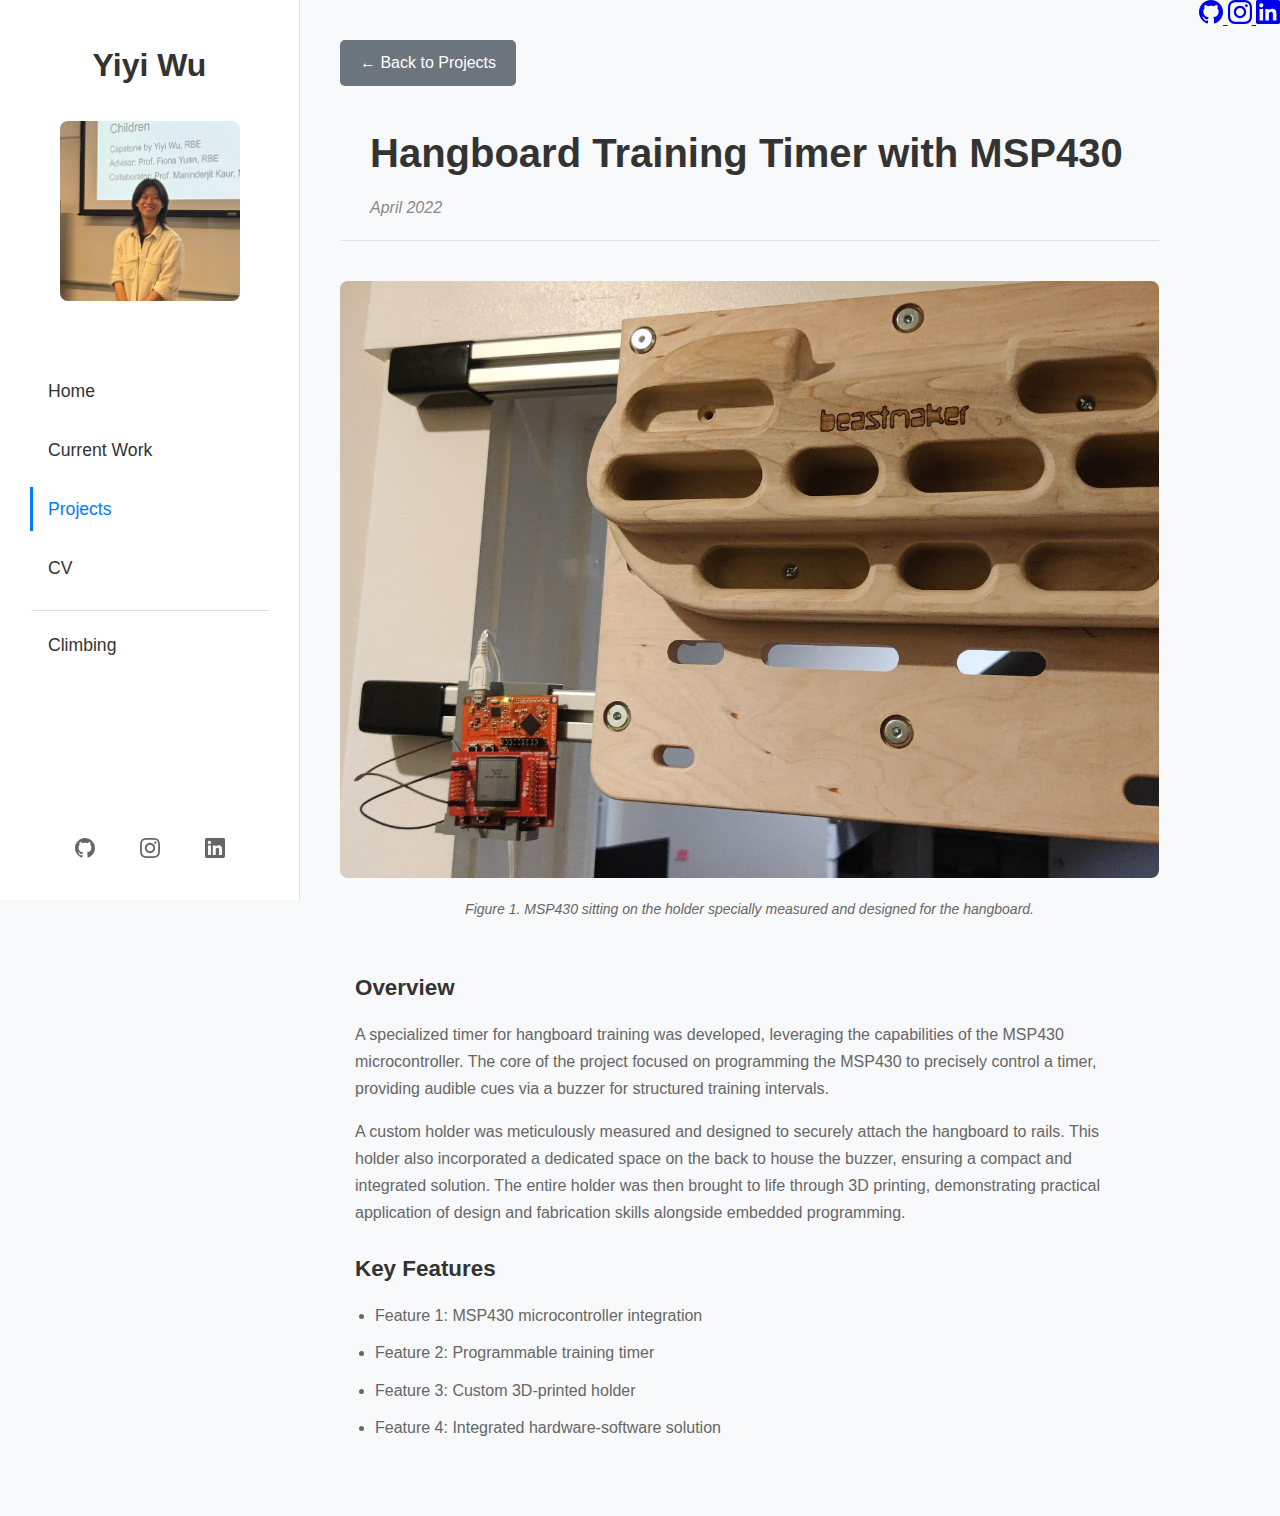
<file: pages/projects/timer.html>
<!DOCTYPE html>
<html lang="en">
<head>
    <meta charset="UTF-8">
    <meta name="viewport" content="width=device-width, initial-scale=1.0">
    <title>Yiyi Wu - Project Name</title>
    <link rel="stylesheet" href="../../css/main.css">
</head>
<body>
    <div class="container">
        <aside class="sidebar">
            <div class="profile-section">
                <h1 class="name">Yiyi Wu</h1>
                <img src="../../images/profile.jpg" alt="Yiyi Wu" class="profile-photo">
            </div>
            
            <nav class="sidebar-nav">
                <ul>
                    <li><a href="../../index.html">Home</a></li>
                    <li><a href="../current.html">Current Work</a></li>
                    <li><a href="../projects.html" class="active">Projects</a></li>
                    <li><a href="../resume.html">CV</a></li>
                    <li><a href="../climbing.html" class="nav-climbing">Climbing</a></li>
                </ul>
            </nav>

            <div class="social-links">
                <a href="https://github.com/wyy-47" target="_blank" rel="noopener noreferrer" class="social-link">
                    <svg width="24" height="24" viewBox="0 0 24 24" fill="currentColor">
                        <path d="M12 0c-6.626 0-12 5.373-12 12 0 5.302 3.438 9.8 8.207 11.387.599.111.793-.261.793-.577v-2.234c-3.338.726-4.033-1.416-4.033-1.416-.546-1.387-1.333-1.756-1.333-1.756-1.089-.745.083-.729.083-.729 1.205.084 1.839 1.237 1.839 1.237 1.07 1.834 2.807 1.304 3.492.997.107-.775.418-1.305.762-1.604-2.665-.305-5.467-1.334-5.467-5.931 0-1.311.469-2.381 1.236-3.221-.124-.303-.535-1.524.117-3.176 0 0 1.008-.322 3.301 1.23.957-.266 1.983-.399 3.003-.404 1.02.005 2.047.138 3.006.404 2.291-1.552 3.297-1.23 3.297-1.23.653 1.653.242 2.874.118 3.176.77.84 1.235 1.911 1.235 3.221 0 4.609-2.807 5.624-5.479 5.921.43.372.823 1.102.823 2.222v3.293c0 .319.192.694.801.576 4.765-1.589 8.199-6.086 8.199-11.386 0-6.627-5.373-12-12-12z"/>
                    </svg>
                </a>
                <a href="https://instagram.com/yourusername" target="_blank" rel="noopener noreferrer" class="social-link">
                    <svg width="24" height="24" viewBox="0 0 24 24" fill="currentColor">
                        <path d="M12 2.163c3.204 0 3.584.012 4.85.07 3.252.148 4.771 1.691 4.919 4.919.058 1.265.069 1.645.069 4.849 0 3.205-.012 3.584-.069 4.849-.149 3.225-1.664 4.771-4.919 4.919-1.266.058-1.644.07-4.85.07-3.204 0-3.584-.012-4.849-.07-3.26-.149-4.771-1.699-4.919-4.92-.058-1.265-.07-1.644-.07-4.849 0-3.204.013-3.583.07-4.849.149-3.227 1.664-4.771 4.919-4.919 1.266-.057 1.645-.069 4.849-.069zm0-2.163c-3.259 0-3.667.014-4.947.072-4.358.2-6.78 2.618-6.98 6.98-.059 1.281-.073 1.689-.073 4.948 0 3.259.014 3.668.072 4.948.2 4.358 2.618 6.78 6.98 6.98 1.281.058 1.689.072 4.948.072 3.259 0 3.668-.014 4.948-.072 4.354-.2 6.782-2.618 6.979-6.98.059-1.28.073-1.689.073-4.948 0-3.259-.014-3.667-.072-4.947-.196-4.354-2.617-6.78-6.979-6.98-1.281-.059-1.69-.073-4.949-.073zm0 5.838c-3.403 0-6.162 2.759-6.162 6.162s2.759 6.163 6.162 6.163 6.162-2.759 6.162-6.163c0-3.403-2.759-6.162-6.162-6.162zm0 10.162c-2.209 0-4-1.79-4-4 0-2.209 1.791-4 4-4s4 1.791 4 4c0 2.21-1.791 4-4 4zm6.406-11.845c-.796 0-1.441.645-1.441 1.44s.645 1.44 1.441 1.44c.795 0 1.439-.645 1.439-1.44s-.644-1.44-1.439-1.44z"/>
                    </svg>
                </a>
                <a href="https://linkedin.com/in/yourprofile" target="_blank" rel="noopener noreferrer" class="social-link">
                    <svg width="24" height="24" viewBox="0 0 24 24" fill="currentColor">
                        <path d="M20.447 20.452h-3.554v-5.569c0-1.328-.027-3.037-1.852-3.037-1.853 0-2.136 1.445-2.136 2.939v5.667H9.351V9h3.414v1.561h.046c.477-.9 1.637-1.85 3.37-1.85 3.601 0 4.267 2.37 4.267 5.455v6.286zM5.337 7.433c-1.144 0-2.063-.926-2.063-2.065 0-1.138.92-2.063 2.063-2.063 1.14 0 2.064.925 2.064 2.063 0 1.139-.925 2.065-2.064 2.065zm1.782 13.019H3.555V9h3.564v11.452zM22.225 0H1.771C.792 0 0 .774 0 1.729v20.542C0 23.227.792 24 1.771 24h20.451C23.2 24 24 23.227 24 22.271V1.729C24 .774 23.2 0 22.222 0h.003z"/>
                    </svg>
                </a>
            </div>
        </aside>

        <main class="main-content">
            <div class="content-area">
                <!-- Back to projects link -->
                <div class="back-link">
                    <a href="../projects.html" class="btn btn-secondary">← Back to Projects</a>
                </div>

                <section class="project-detail">
                    <div class="project-header">
                        <h2>Hangboard Training Timer with MSP430</h2>
                        <p class="project-meta">April 2022</p>
                        <!-- <div class="tech-stack">
                            <span class="tech-tag">3D Printing</span>
                            <span class="tech-tag">SOLIDWORKS</span>
                            <span class="tech-tag">Prusa</span>
                            <span class="tech-tag">CAD</span>
                            <span class="tech-tag">COMSOL</span>
                        </div> -->
                    </div>

                    <div class="project-gallery">
                        <figure class="inline-figure">
                            <img src="../../images/timer-1.jpeg" alt="Project main screenshot" class="main-project-image">
                            <figcaption class="figure-caption"> Figure 1. MSP430 sitting on the holder specially measured and designed for the hangboard.</figcaption>
                        </figure>
                    </div>

                    <div class="project-content">
                        <div class="project-overview">
                            <h3>Overview</h3>
                            <p>A specialized timer for hangboard training was developed, leveraging the capabilities of the MSP430 microcontroller. The core of the project focused on programming the MSP430 to precisely control a timer, providing audible cues via a buzzer for structured training intervals.</p>
                            
                            <p>A custom holder was meticulously measured and designed to securely attach the hangboard to rails. This holder also incorporated a dedicated space on the back to house the buzzer, ensuring a compact and integrated solution. The entire holder was then brought to life through 3D printing, demonstrating practical application of design and fabrication skills alongside embedded programming.</p>

                            <!-- <figure class="inline-figure">
                                <img src="../../images/embedded-2.png" alt="system flow chart" class="inline-image">
                                <figcaption class="figure-caption"> Figure 2. Flow chart of the Guitar Hero game with three game modes.</figcaption>
                            </figure> -->
                        </div>

                        <div class="project-features">
                            <h3>Key Features</h3>
                            <ul>
                                <li>Feature 1: MSP430 microcontroller integration</li>
                                <li>Feature 2: Programmable training timer</li>
                                <li>Feature 3: Custom 3D-printed holder</li>
                                <li>Feature 4: Integrated hardware-software solution</li>
                            </ul>
                        </div>

                    </div>
                </section>
            </div>
        </main>

        <!-- Mobile footer (only visible on mobile) -->
        <footer class="mobile-social-footer-home">
            <div class="social-links-home">
                <a href="https://github.com/wyy-47" target="_blank" rel="noopener noreferrer" class="social-link-home">
                    <svg width="24" height="24" viewBox="0 0 24 24" fill="currentColor">
                        <path d="M12 0c-6.626 0-12 5.373-12 12 0 5.302 3.438 9.8 8.207 11.387.599.111.793-.261.793-.577v-2.234c-3.338.726-4.033-1.416-4.033-1.416-.546-1.387-1.333-1.756-1.333-1.756-1.089-.745.083-.729.083-.729 1.205.084 1.839 1.237 1.839 1.237 1.07 1.834 2.807 1.304 3.492.997.107-.775.418-1.305.762-1.604-2.665-.305-5.467-1.334-5.467-5.931 0-1.311.469-2.381 1.236-3.221-.124-.303-.535-1.524.117-3.176 0 0 1.008-.322 3.301 1.23.957-.266 1.983-.399 3.003-.404 1.02.005 2.047.138 3.006.404 2.291-1.552 3.297-1.23 3.297-1.23.653 1.653.242 2.874.118 3.176.77.84 1.235 1.911 1.235 3.221 0 4.609-2.807 5.624-5.479 5.921.43.372.823 1.102.823 2.222v3.293c0 .319.192.694.801.576 4.765-1.589 8.199-6.086 8.199-11.386 0-6.627-5.373-12-12-12z"/>
                    </svg>
                </a>
                <a href="https://instagram.com/yiyi_47" target="_blank" rel="noopener noreferrer" class="social-link-home">
                    <svg width="24" height="24" viewBox="0 0 24 24" fill="currentColor">
                        <path d="M12 2.163c3.204 0 3.584.012 4.85.07 3.252.148 4.771 1.691 4.919 4.919.058 1.265.069 1.645.069 4.849 0 3.205-.012 3.584-.069 4.849-.149 3.225-1.664 4.771-4.919 4.919-1.266.058-1.644.07-4.85.07-3.204 0-3.584-.012-4.849-.07-3.26-.149-4.771-1.699-4.919-4.92-.058-1.265-.07-1.644-.07-4.849 0-3.204.013-3.583.07-4.849.149-3.227 1.664-4.771 4.919-4.919 1.266-.057 1.645-.069 4.849-.069zm0-2.163c-3.259 0-3.667.014-4.947.072-4.358.2-6.78 2.618-6.98 6.98-.059 1.281-.073 1.689-.073 4.948 0 3.259.014 3.668.072 4.948.2 4.358 2.618 6.78 6.98 6.98 1.281.058 1.689.072 4.948.072 3.259 0 3.668-.014 4.948-.072 4.354-.2 6.782-2.618 6.979-6.98.059-1.28.073-1.689.073-4.948 0-3.259-.014-3.667-.072-4.947-.196-4.354-2.617-6.78-6.979-6.98-1.281-.059-1.69-.073-4.949-.073zm0 5.838c-3.403 0-6.162 2.759-6.162 6.162s2.759 6.163 6.162 6.163 6.162-2.759 6.162-6.163c0-3.403-2.759-6.162-6.162-6.162zm0 10.162c-2.209 0-4-1.79-4-4 0-2.209 1.791-4 4-4s4 1.791 4 4c0 2.21-1.791 4-4 4zm6.406-11.845c-.796 0-1.441.645-1.441 1.44s.645 1.44 1.441 1.44c.795 0 1.439-.645 1.439-1.40s-.644-1.44-1.439-1.44z"/>
                    </svg>
                </a>
                <a href="https://www.linkedin.com/in/yiyi-wu-374027234/" target="_blank" rel="noopener noreferrer" class="social-link-home">
                    <svg width="24" height="24" viewBox="0 0 24 24" fill="currentColor">
                        <path d="M20.447 20.452h-3.554v-5.569c0-1.328-.027-3.037-1.852-3.037-1.853 0-2.136 1.445-2.136 2.939v5.667H9.351V9h3.414v1.561h.046c.477-.9 1.637-1.85 3.37-1.85 3.601 0 4.267 2.37 4.267 5.455v6.286zM5.337 7.433c-1.144 0-2.063-.926-2.063-2.065 0-1.138.92-2.063 2.063-2.063 1.14 0 2.064.925 2.064 2.063 0 1.139-.925 2.065-2.064 2.065zm1.782 13.019H3.555V9h3.564v11.452zM22.225 0H1.771C.792 0 0 .774 0 1.729v20.542C0 23.227.792 24 1.771 24h20.451C23.2 24 24 23.227 24 22.271V1.729C24 .774 23.2 0 22.222 0h.003z"/>
                    </svg>
                </a>
            </div>
        </footer>
    </div>
</body>
</html>
</file>
<file: css/main.css>
/* Main CSS file - imports all modules */
@import url('base.css');
@import url('layout.css');
@import url('components.css');
@import url('responsive.css');
</file>
<file: css/climbing.css>
/* Climbing page specific styles */

/* Climbing intro */
.climbing-intro {
    margin-bottom: 40px;
    font-size: 1rem;
    line-height: 1.6;
    color: #555;
}
.climbing-intro p {
    margin-bottom: 20px;
}

/* Climbing stats section */
.climbing-stats {
    display: grid;
    grid-template-columns: repeat(auto-fit, minmax(200px, 1fr));
    gap: 20px;
    margin-bottom: 40px;
}

.stat-card {
    background: white;
    padding: 25px;
    border-radius: 8px;
    box-shadow: 0 2px 10px rgba(0,0,0,0.1);
    text-align: center;
    transition: transform 0.3s ease;
}

.stat-card:hover {
    transform: translateY(-2px);
}

.stat-number {
    font-size: 2.5rem;
    font-weight: bold;
    color: #28a745;
    display: block;
    margin-bottom: 5px;
}

.stat-label {
    color: #666;
    font-size: 0.9rem;
    text-transform: uppercase;
    letter-spacing: 0.5px;
}

/* Climbing gallery */
.climbing-gallery {
    margin-bottom: 50px;
}

.climbing-gallery h3 {
    color: #333;
    font-size: 1.3rem;
    margin-bottom: 15px;
    margin-top: 30px;
}

.gallery-grid {
    line-height: 0;       
    -webkit-column-count: 4;    
    -webkit-column-gap: 20px;
    -webkit-column-width: 234px;
    -moz-column-count: 4;
    -moz-column-gap: 20px;
    -moz-column-width: 234px;
    column-count: 4;
    column-gap: 20px;
    column-width: 234px;    /* Min column width */
}

.gallery-item {
    position: relative;
    border-radius: 8px;
    overflow: hidden;
    transition: transform 0.3s ease;
    margin-bottom: 20px;
   break-inside: avoid;
}

.gallery-grid{
    display:inline-block;    
    margin-right: auto;    
    margin-left: auto;
}

.gallery-item:hover {
    transform: scale(1.02);
}

.gallery-image {
    width: 100%;
    height: auto;
    object-fit: cover;
    object-position: center;
}

.gallery-overlay {
    position: absolute;
    bottom: 0;
    left: 0;
    right: 0;
    background: linear-gradient(transparent, rgba(0,0,0,0.8));
    color: white;
    padding: 20px;
    transform: translateY(100%);
    transition: transform 0.3s ease;
}

.gallery-item:hover .gallery-overlay {
    transform: translateY(0);
}

.gallery-title {
    font-size: 1.1rem;
    font-weight: 600;
    margin-bottom: 10px;
    line-height: 1.2;
}

.gallery-description {
    font-size: 0.9rem;
    opacity: 0.9;
    line-height: 1.2;
    margin-bottom: 5px;
}

/* Recent climbs section */
.recent-climbs {
    background: white;
    padding: 30px;
    border-radius: 8px;
    box-shadow: 0 2px 10px rgba(0,0,0,0.1);
    margin-bottom: 40px;
}

.recent-climbs h3 {
    color: #333;
    font-size: 1.3rem;
    margin-bottom: 15px;
}

.climbs-list {
    display: flex;
    flex-direction: column;
    gap: 10px;
}

.climb-item {
    display: flex;
    align-items: center;
    padding: 15px;
    border: 1px solid #e0e0e0;
    border-radius: 8px;
    transition: border-color 0.3s ease;
}

/* .climb-item:hover {
    border-color: #28a745;
} */

.climb-grade {
    background: #28a745;
    color: white;
    padding: 8px 12px;
    border-radius: 20px;
    font-weight: bold;
    font-size: 0.9rem;
    margin-right: 20px;
    min-width: 60px;
    text-align: center;
}

.climb-grade.boulder {
    background: #ff6b35;
}

.climb-grade.sport {
    background: #007bff;
}

.climb-grade.trad {
    background: #6f42c1;
}

.climb-info {
    flex: 1;
}

.climb-name {
    font-size: 1rem;
    font-weight: 600;
    color: #333;
    margin-bottom: 2px;
}

.climb-location {
    color: #666;
    font-size: 0.9rem;
    margin-bottom: 2px;
}

.climb-date {
    color: #888;
    font-size: 0.8rem;
}

/* Climbing goals section */
.climbing-goals {
    background: white;
    padding: 30px;
    border-radius: 8px;
    box-shadow: 0 2px 10px rgba(0,0,0,0.1);
    margin-bottom: 40px;
}

.climbing-goals h3 {
    color: #333;
    font-size: 1.3rem;
    margin-bottom: 15px;
}

.goals-list {
    display: grid;
    grid-template-columns: repeat(auto-fit, minmax(250px, 1fr));
    gap: 20px;
}

.goal-item {
    padding: 15px;
    border: 2px solid #e0e0e0;
    border-radius: 8px;
    transition: border-color 0.3s ease;
}

.goal-title {
    font-size: 1.1rem;
    font-weight: 600;
    color: #333;
    margin-bottom: 10px;
    display: flex;
    align-items: center;
    gap: 10px;
}

.goal-description {
    color: #666;
    font-size: 0.9rem;
    line-height: 1.5;
}

/* Gear section */
.climbing-gear {
    background: white;
    padding: 30px;
    border-radius: 8px;
    box-shadow: 0 2px 10px rgba(0,0,0,0.1);
}

.climbing-gear h3 {
    color: #333;
    font-size: 1.3rem;
    margin-bottom: 15px;
}

.gear-categories {
    display: grid;
    grid-template-columns: repeat(auto-fit, minmax(200px, 1fr));
    gap: 30px;
}

.gear-category h4 {
    color: #333;
    margin-bottom: 15px;
    font-size: 1.1rem;
    border-bottom: 2px solid #28a745;
    padding-bottom: 5px;
}

.gear-list {
    list-style: none;
}

.gear-list li {
    color: #666;
    margin-bottom: 8px;
    padding-left: 15px;
    position: relative;
}

.gear-list li:before {
    content: "•";
    color: #28a745;
    position: absolute;
    left: 0;
    font-weight: bold;
}

.gear-list.red-bullets li:before {
    color: #ff0000;
}

/* Responsive design for climbing page */
@media (max-width: 768px) {
    .climbing-stats {
        grid-template-columns: repeat(2, 1fr);
        gap: 15px;
    }
    
    .stat-number {
        font-size: 2rem;
    }
    
    .gallery-grid {
        columns: 2;
        column-gap: 15px;
    }
    
    .gallery-item {
        margin-bottom: 15px;
    }
    
    .climb-item {
        flex-direction: column;
        align-items: flex-start;
        gap: 15px;
    }
    
    .climb-grade {
        margin-right: 0;
        align-self: flex-start;
    }
    
    .goals-list {
        grid-template-columns: 1fr;
    }
    
    .gear-categories {
        grid-template-columns: 1fr;
        gap: 20px;
    }
}

@media (max-width: 480px) {
    .climbing-stats {
        grid-template-columns: 1fr;
    }
    
    .gallery-grid {
        columns: 1; /* Single column on mobile */
        column-gap: 0;
    }
    
    .recent-climbs,
    .climbing-goals,
    .climbing-gear {
        padding: 20px;
    }
}
</file>
<file: css/resume.css>
/* CV page specific styles - minimal, clean design */

/* CV Header */
/* .cv-header {
    margin-bottom: 50px;
    padding-bottom: 20px;
    border-bottom: 1px solid #e0e0e0;
} */

.cv-header {
    margin-bottom: 50px;
    padding-bottom: 20px;
    border-bottom: 1px solid #e0e0e0;
    display: flex;
    justify-content: space-between;
    align-items: flex-start;
    flex-wrap: wrap;
}

.cv-header-left {
    flex: 1;
}

.cv-title {
    font-size: 3rem;
    font-weight: 700;
    color: #333;
    margin-bottom: 8px;
    letter-spacing: -1px;
}

.cv-date {
    font-size: 1rem;
    color: #888;
    font-weight: 400;
}

.cv-actions {
    display: flex;
    align-items: flex-start;
    margin-top: 35px;
}

.view-resume-btn {
    background: #007bff;
    color: white;
    padding: 10px 15px;
    text-decoration: none;
    border-radius: 6px;
    font-weight: 500;
    font-size: 0.95rem;
    transition: background-color 0.3s ease;
    display: inline-block;
    border: none;
    cursor: pointer;
}

.view-resume-btn:hover {
    background: #0056b3;
    color: white;
    text-decoration: none;
}

/* Contact information - minimal style */
.contact-info {
    background-color: transparent;
    padding: 0;
    border-radius: 0;
    margin-bottom: 40px;
    border-left: none;
    border-bottom: 1px solid #e0e0e0;
    padding-bottom: 25px;
}

.contact-info h3 {
    font-size: 1.8rem;
    font-weight: 600;
    color: #333;
    margin-bottom: 20px;
    letter-spacing: -0.5px;
}

.contact-details {
    display: flex;
    flex-wrap: wrap;
    gap: 30px;
    font-size: 1rem;
}

.contact-item {
    color: #666;
    line-height: 1.4;
}

.contact-item strong {
    color: #333;
    font-weight: 500;
    margin-right: 8px;
}

.contact-item a {
    color: #007bff;
    text-decoration: none;
}

.contact-item a:hover {
    text-decoration: underline;
}

/* CV sections - clean, minimal style */
.cv-section {
    margin-bottom: 50px;
}

.cv-section:last-child {
    margin-bottom: 30px;
}

.section-title {
    font-size: 1.8rem;
    font-weight: 600;
    color: #333;
    margin-bottom: 30px;
    letter-spacing: -0.5px;
}

/* Experience/Education items - two-column layout */
.cv-item {
    display: grid;
    grid-template-columns: 180px 1fr;
    gap: 40px;
    margin-bottom: 25px;
    align-items: start;
}

.cv-item:last-child {
    margin-bottom: 0;
}

.cv-date-range {
    font-size: 0.95rem;
    color: #666;
    font-weight: 500;
    text-align: left;
    padding-top: 2px;
}

.cv-content {
    min-height: 0; /* Prevents grid issues */
}

.cv-title-line {
    font-size: 1.1rem;
    font-weight: 600;
    color: #333;
    margin-bottom: 4px;
    line-height: 1.3;
}

.cv-subtitle {
    font-size: 0.95rem;
    color: #666;
    line-height: 1.4;
    margin-bottom: 8px;
}

.cv-description {
    font-size: 0.95rem;
    color: #666;
    line-height: 1.6;
}

.cv-description ul {
    margin: 8px 0 0 18px;
    padding: 0;
}

.cv-description li {
    margin-bottom: 6px;
    line-height: 1.5;
}

/* Skills section - different layout */
.skills-section {
    display: grid;
    grid-template-columns: repeat(auto-fit, minmax(280px, 1fr));
    gap: 30px;
    margin-top: 20px;
}

.skill-category {
    margin-bottom: 0;
}

.skill-category h4 {
    font-size: 1rem;
    font-weight: 600;
    color: #333;
    margin-bottom: 8px;
    letter-spacing: -0.3px;
}

.skill-list {
    font-size: 0.95rem;
    color: #666;
    line-height: 1.6;
}

/* Publications - special styling */
.publication-item {
    background-color: transparent;
    padding: 0;
    border-radius: 0;
    border-left: none;
    margin-bottom: 20px;
}

.publication-item:last-child {
    margin-bottom: 0;
}

.publication-title {
    font-size: 1rem;
    font-weight: 500;
    color: #333;
    margin-bottom: 6px;
    line-height: 1.4;
}

.publication-authors {
    font-size: 0.95rem;
    color: #666;
    margin-bottom: 4px;
}

.publication-venue {
    font-size: 0.9rem;
    color: #888;
    font-style: italic;
}

/* Objective section */
.objective-text {
    font-size: 1rem;
    color: #666;
    line-height: 1.7;
    margin-bottom: 15px;
}

/* Remove page header styling for CV */
.page-header {
    display: none;
}

/* Download section */
.download-section {
    text-align: left;
    margin-top: 40px;
    padding-top: 30px;
    border-top: 1px solid #e0e0e0;
}

/* Responsive adjustments */
@media (max-width: 768px) {
    .cv-title {
        font-size: 2.2rem;
    }
    
    .cv-item {
        grid-template-columns: 1fr;
        gap: 8px;
    }
    
    .cv-date-range {
        font-size: 0.9rem;
        color: #888;
        margin-bottom: 8px;
    }
    
    .contact-details {
        flex-direction: column;
        gap: 12px;
    }
    
    .skills-section {
        grid-template-columns: 1fr;
        gap: 20px;
    }
    
    .section-title {
        font-size: 1.5rem;
    }
}

@media (max-width: 512px) {
    .cv-title {
        font-size: 1.8rem;
    }
    
    .contact-details {
        gap: 8px;
    }
}
</file>
